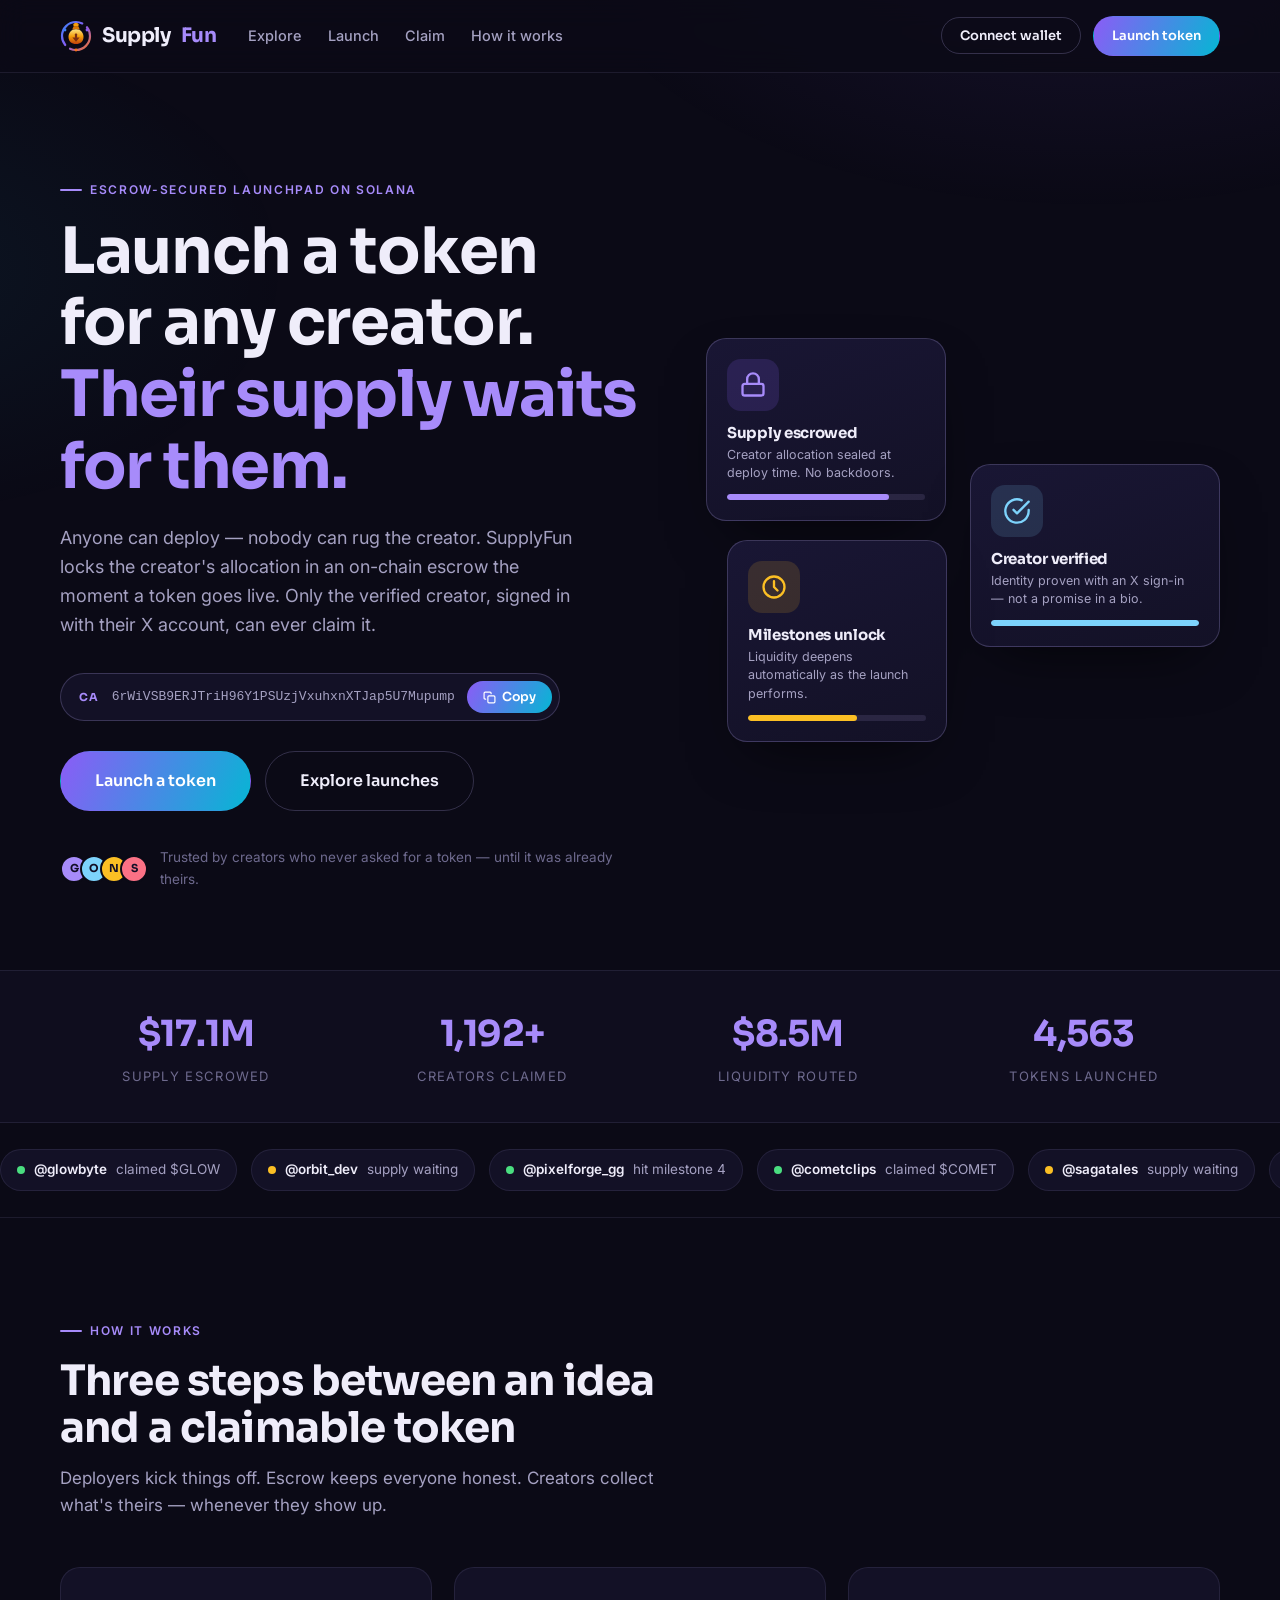
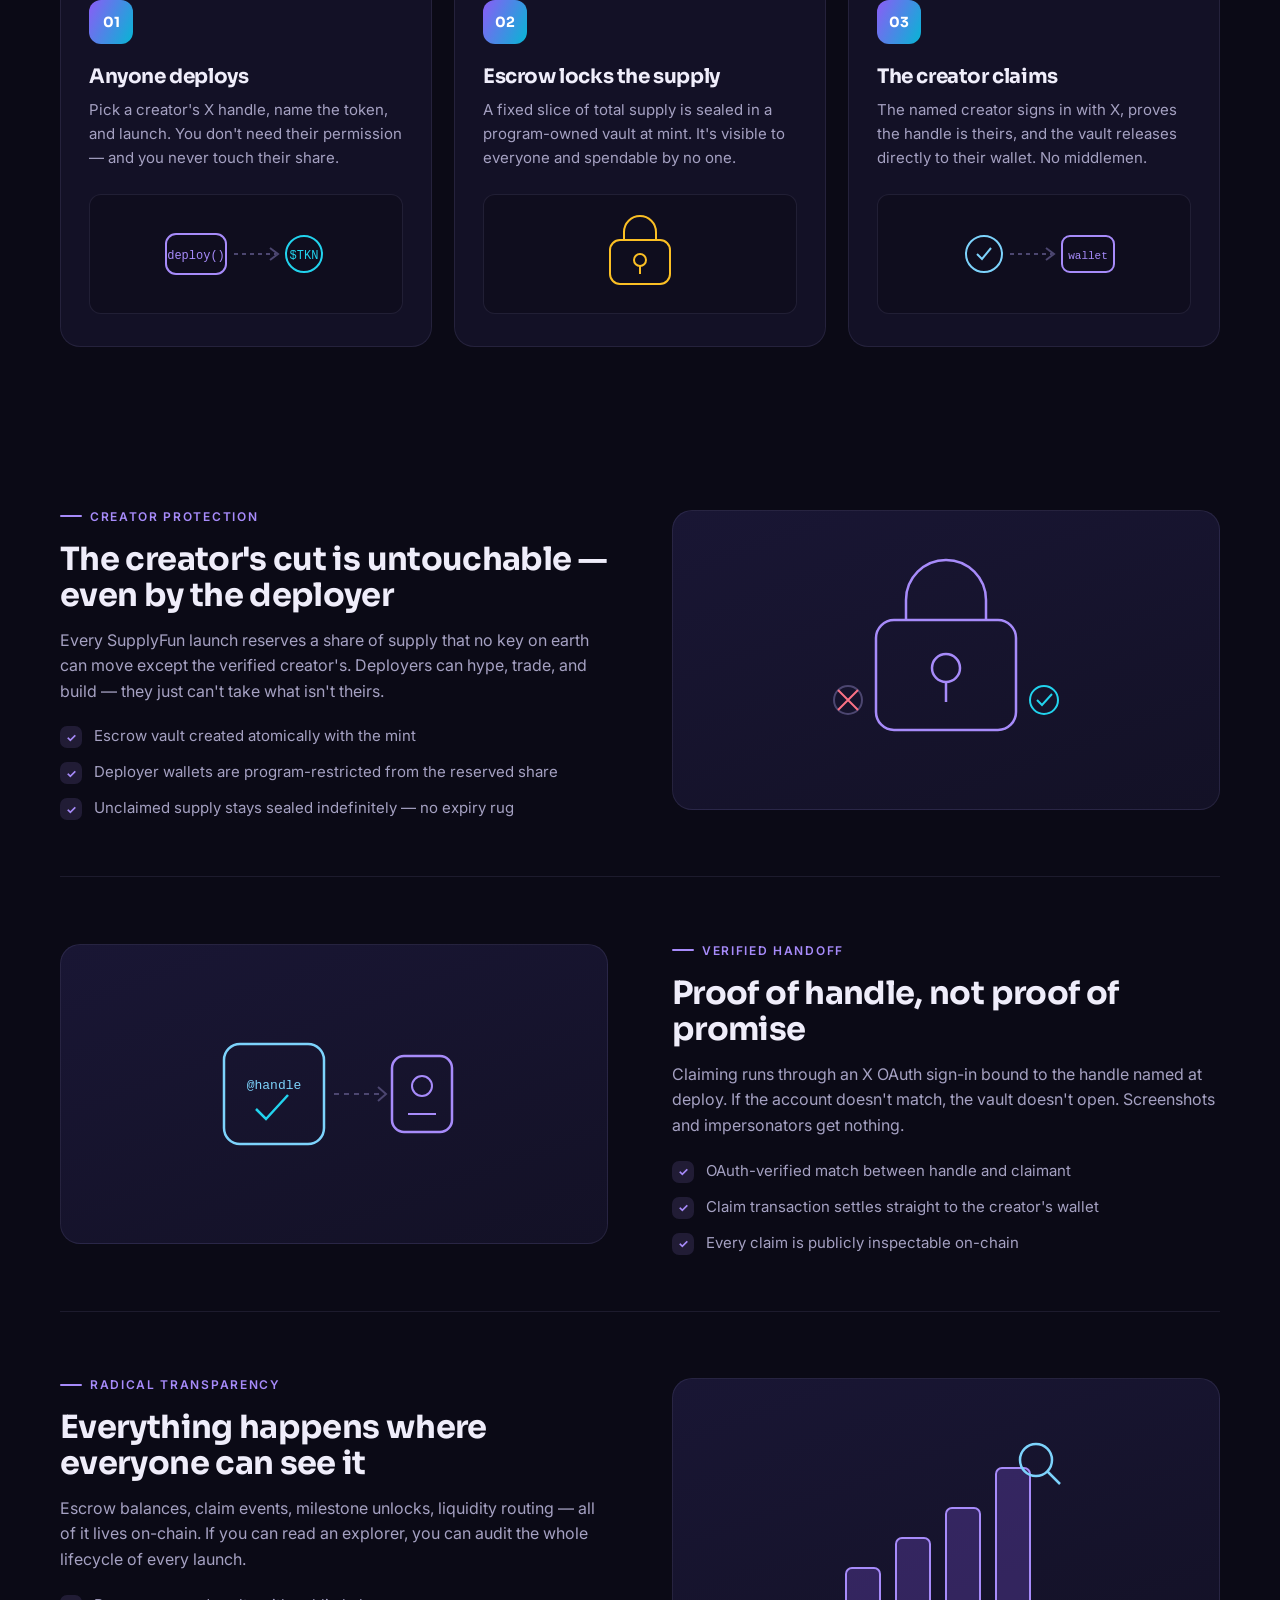
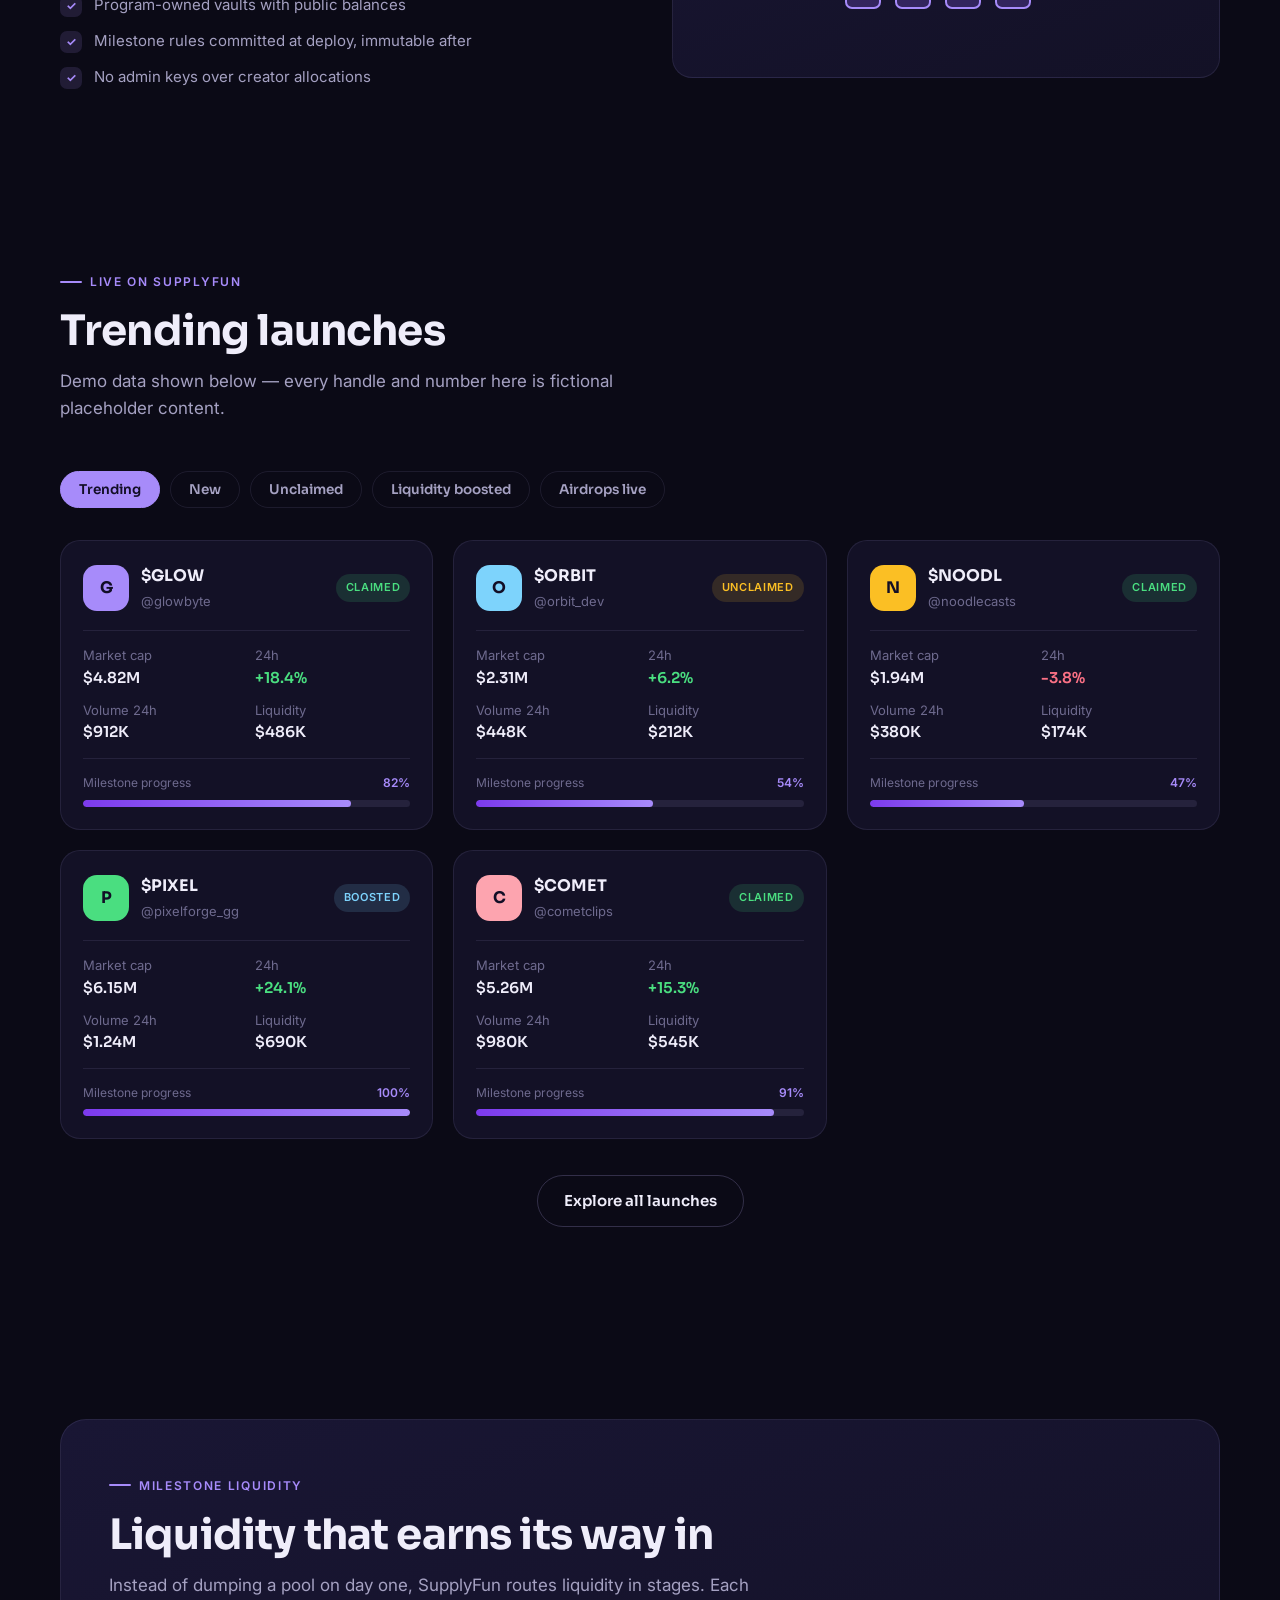
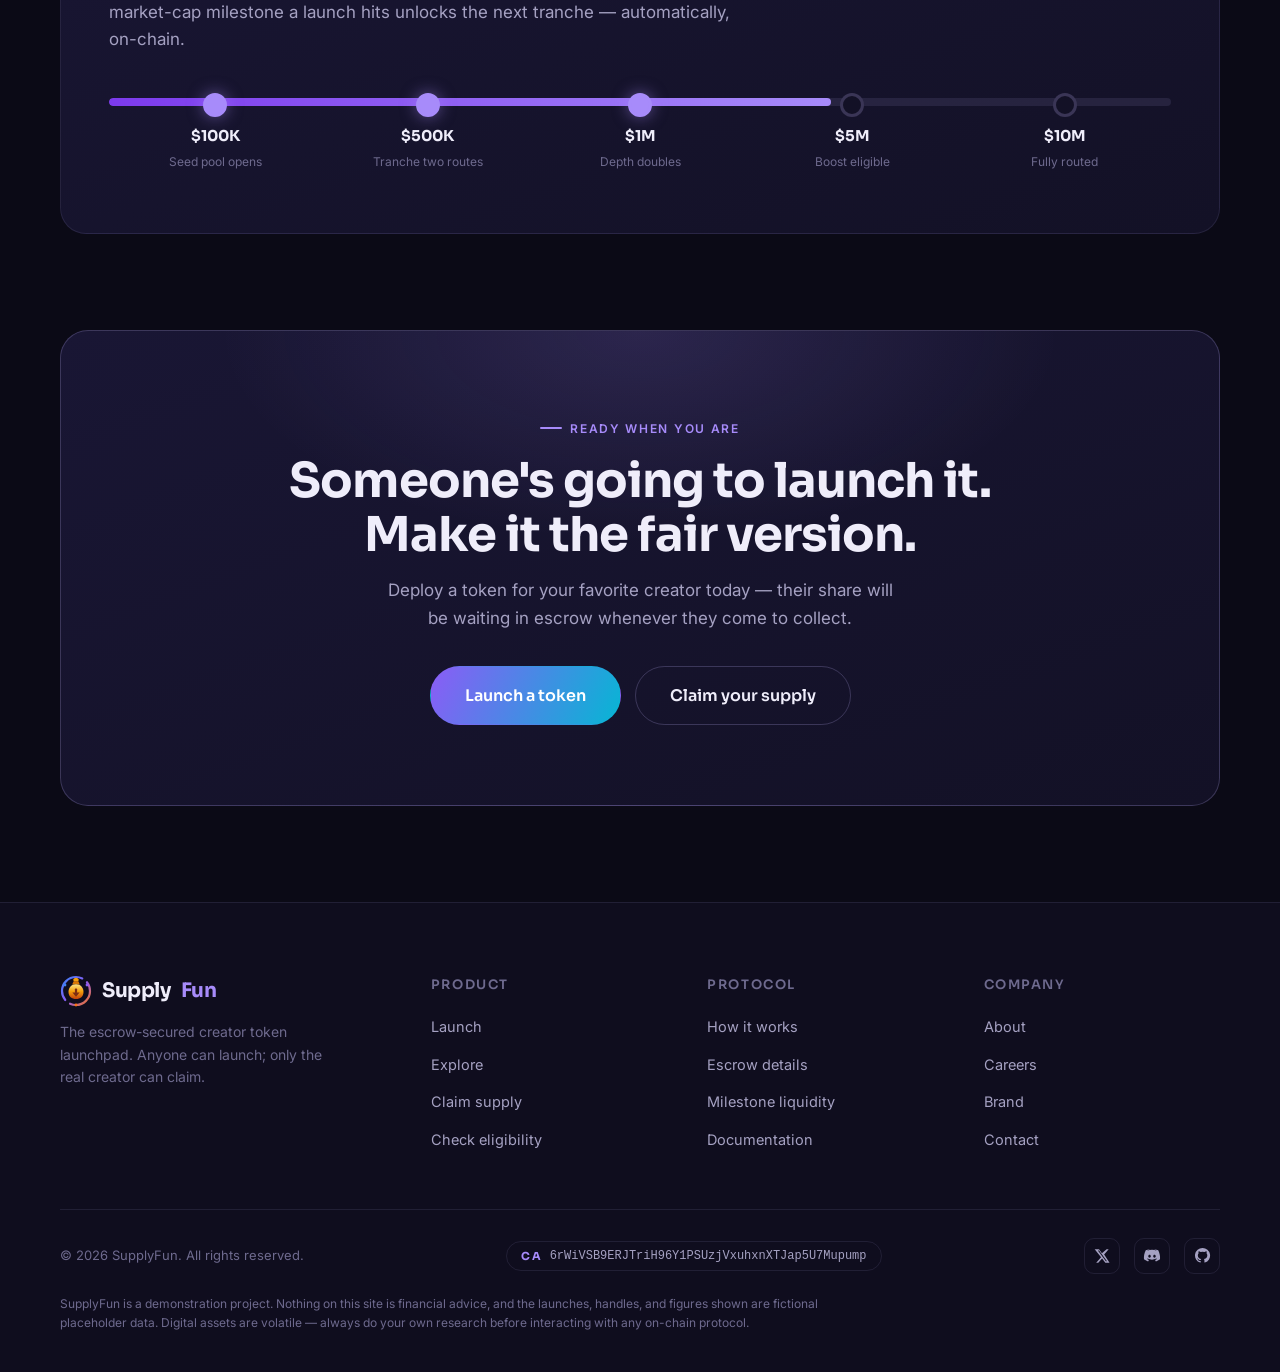
<file: index.html>
<!DOCTYPE html>
<html lang="en">
<head>
  <meta charset="UTF-8" />
  <meta name="viewport" content="width=device-width, initial-scale=1.0" />
  <title>SupplyFun — Creator token launches with escrowed supply</title>
  <meta name="description" content="SupplyFun is a Solana launchpad where anyone can deploy a creator token, but the creator's supply stays locked in escrow until the real creator verifies and claims it." />
  <link rel="icon" href="assets/favicon.svg" type="image/svg+xml" />
  <link rel="preconnect" href="https://fonts.googleapis.com" />
  <link rel="preconnect" href="https://fonts.gstatic.com" crossorigin />
  <link href="https://fonts.googleapis.com/css2?family=Sora:wght@500;600;700&family=Inter:wght@400;500;600&display=swap" rel="stylesheet" />
  <link rel="stylesheet" href="css/style.css" />
</head>
<body>

  <!-- ================= NAV ================= -->
  <header class="nav">
    <div class="wrap nav-inner">
      <a class="logo" href="index.html">
        <svg class="mark" viewBox="0 0 32 32" fill="none" aria-hidden="true">
          <defs>
            <linearGradient id="sfRing-in1" x1="2" y1="2" x2="30" y2="30" gradientUnits="userSpaceOnUse">
              <stop stop-color="#3b82f6"/><stop offset="0.5" stop-color="#8b5cf6"/><stop offset="1" stop-color="#f97316"/>
            </linearGradient>
            <linearGradient id="sfBag-in1" x1="16" y1="9" x2="16" y2="24" gradientUnits="userSpaceOnUse">
              <stop stop-color="#fde68a"/><stop offset="0.5" stop-color="#f59e0b"/><stop offset="1" stop-color="#c2410c"/>
            </linearGradient>
          </defs>
          <circle cx="16" cy="16" r="14" stroke="url(#sfRing-in1)" stroke-width="2.2" stroke-linecap="round" stroke-dasharray="38 6" stroke-dashoffset="10"/>
          <circle cx="5" cy="10" r="1.4" fill="#3b82f6"/>
          <circle cx="27" cy="10" r="1.4" fill="#8b5cf6"/>
          <circle cx="16" cy="30" r="1.4" fill="#f97316"/>
          <path d="M13.1 4.9c.6-1.4 1.6-2.1 2.9-2.1 1.3 0 2.3.7 2.9 2.1l-1.1 1.6h-3.6z" fill="#f59e0b"/><path d="M13.6 6.3h4.8l1.4 3.2h-7.6z" fill="#d97706"/>
          <path d="M16 9.2c-4.7 0-7.5 3.5-7.5 7.7 0 4.5 3.2 7.1 7.5 7.1s7.5-2.6 7.5-7.1c0-4.2-2.8-7.7-7.5-7.7z" fill="url(#sfBag-in1)"/>
          <rect x="14.9" y="13.6" width="2.2" height="4.4" rx="0.7" fill="#7c2d12"/>
          <path d="M12.4 17.6h7.2L16 21.8z" fill="#7c2d12"/>
        </svg>
        Supply<em>Fun</em>
      </a>
      <ul class="nav-links">
        <li><a href="explore.html">Explore</a></li>
        <li><a href="launch.html">Launch</a></li>
        <li><a href="claim.html">Claim</a></li>
        <li><a href="index.html#how-it-works">How it works</a></li>
      </ul>
      <div class="nav-actions">
        <button class="btn btn-ghost btn-sm" data-open-wallet>Connect wallet</button>
        <a class="btn btn-primary btn-sm" href="launch.html">Launch token</a>
        <button class="nav-burger" aria-label="Menu" aria-expanded="false">☰</button>
      </div>
    </div>
    <nav class="nav-mobile">
      <a href="explore.html">Explore</a>
      <a href="launch.html">Launch</a>
      <a href="claim.html">Claim</a>
      <a href="index.html#how-it-works">How it works</a>
      <a href="#" data-open-wallet>Connect wallet</a>
    </nav>
  </header>

  <main>
    <!-- ================= HERO ================= -->
    <section class="hero">
      <div class="wrap hero-grid">
        <div>
          <span class="eyebrow">Escrow-secured launchpad on Solana</span>
          <h1>Launch a token for any creator. <span class="hl">Their supply waits for them.</span></h1>
          <p class="lede">
            Anyone can deploy — nobody can rug the creator. SupplyFun locks the
            creator's allocation in an on-chain escrow the moment a token goes
            live. Only the verified creator, signed in with their X account,
            can ever claim it.
          </p>
          <div class="ca-bar">
            <span class="ca-label">CA</span>
            <code>6rWiVSB9ERJTriH96Y1PSUzjVxuhxnXTJap5U7Mupump</code>
            <button class="ca-copy" data-copy-ca="6rWiVSB9ERJTriH96Y1PSUzjVxuhxnXTJap5U7Mupump">
              <svg width="13" height="13" viewBox="0 0 24 24" fill="none" stroke="currentColor" stroke-width="2.2" stroke-linecap="round" stroke-linejoin="round" aria-hidden="true">
                <rect x="9" y="9" width="13" height="13" rx="2"/><path d="M5 15H4a2 2 0 0 1-2-2V4a2 2 0 0 1 2-2h9a2 2 0 0 1 2 2v1"/>
              </svg>
              <span data-copy-label>Copy</span>
            </button>
          </div>
          <div class="hero-ctas">
            <a class="btn btn-primary btn-lg" href="launch.html">Launch a token</a>
            <a class="btn btn-ghost btn-lg" href="explore.html">Explore launches</a>
          </div>
          <div class="hero-trust">
            <div class="avatars">
              <span style="background:#a78bfa">G</span>
              <span style="background:#7dd3fc">O</span>
              <span style="background:#fbbf24">N</span>
              <span style="background:#fb7185">S</span>
            </div>
            Trusted by creators who never asked for a token — until it was already theirs.
          </div>
        </div>

        <div class="hero-art" aria-hidden="true">
          <div class="art-card a">
            <div class="art-icon" style="background:rgba(139,92,246,.16)">
              <svg width="28" height="28" viewBox="0 0 24 24" fill="none" stroke="#a78bfa" stroke-width="2" stroke-linecap="round" stroke-linejoin="round">
                <rect x="3" y="11" width="18" height="10" rx="2"/><path d="M7 11V7a5 5 0 0 1 10 0v4"/>
              </svg>
            </div>
            <h4>Supply escrowed</h4>
            <p>Creator allocation sealed at deploy time. No backdoors.</p>
            <div class="art-meter"><i style="width:82%"></i></div>
          </div>
          <div class="art-card b">
            <div class="art-icon" style="background:rgba(125,211,252,.14)">
              <svg width="28" height="28" viewBox="0 0 24 24" fill="none" stroke="#7dd3fc" stroke-width="2" stroke-linecap="round" stroke-linejoin="round">
                <path d="M22 11.1V12a10 10 0 1 1-5.93-9.14"/><path d="m9 11 3 3L22 4"/>
              </svg>
            </div>
            <h4>Creator verified</h4>
            <p>Identity proven with an X sign-in — not a promise in a bio.</p>
            <div class="art-meter"><i style="width:100%;background:#7dd3fc"></i></div>
          </div>
          <div class="art-card c">
            <div class="art-icon" style="background:rgba(251,191,36,.14)">
              <svg width="28" height="28" viewBox="0 0 24 24" fill="none" stroke="#fbbf24" stroke-width="2" stroke-linecap="round" stroke-linejoin="round">
                <circle cx="12" cy="12" r="9"/><path d="M12 7v5l3 3"/>
              </svg>
            </div>
            <h4>Milestones unlock</h4>
            <p>Liquidity deepens automatically as the launch performs.</p>
            <div class="art-meter"><i style="width:61%;background:#fbbf24"></i></div>
          </div>
        </div>
      </div>
    </section>

    <!-- ================= STATS ================= -->
    <section class="stats">
      <div class="wrap stats-grid">
        <div class="stat"><b data-count="18.4" data-prefix="$" data-suffix="M" data-decimals="1">$0</b><span>Supply escrowed</span></div>
        <div class="stat"><b data-count="1284" data-suffix="+">0</b><span>Creators claimed</span></div>
        <div class="stat"><b data-count="9.2" data-prefix="$" data-suffix="M" data-decimals="1">$0</b><span>Liquidity routed</span></div>
        <div class="stat"><b data-count="4917">0</b><span>Tokens launched</span></div>
      </div>
    </section>

    <!-- ================= HANDLE MARQUEE ================= -->
    <div class="marquee" aria-hidden="true">
      <div class="marquee-track">
        <!-- set is duplicated so the loop is seamless -->
        <span class="chip"><span class="dot"></span><b>@glowbyte</b> claimed $GLOW</span>
        <span class="chip pending"><span class="dot"></span><b>@orbit_dev</b> supply waiting</span>
        <span class="chip"><span class="dot"></span><b>@pixelforge_gg</b> hit milestone 4</span>
        <span class="chip"><span class="dot"></span><b>@cometclips</b> claimed $COMET</span>
        <span class="chip pending"><span class="dot"></span><b>@sagatales</b> supply waiting</span>
        <span class="chip"><span class="dot"></span><b>@brewwithmax</b> claimed $BREW</span>
        <span class="chip"><span class="dot"></span><b>@voltrunner</b> boost activated</span>
        <span class="chip pending"><span class="dot"></span><b>@dunescribe</b> supply waiting</span>
        <span class="chip"><span class="dot"></span><b>@glowbyte</b> claimed $GLOW</span>
        <span class="chip pending"><span class="dot"></span><b>@orbit_dev</b> supply waiting</span>
        <span class="chip"><span class="dot"></span><b>@pixelforge_gg</b> hit milestone 4</span>
        <span class="chip"><span class="dot"></span><b>@cometclips</b> claimed $COMET</span>
        <span class="chip pending"><span class="dot"></span><b>@sagatales</b> supply waiting</span>
        <span class="chip"><span class="dot"></span><b>@brewwithmax</b> claimed $BREW</span>
        <span class="chip"><span class="dot"></span><b>@voltrunner</b> boost activated</span>
        <span class="chip pending"><span class="dot"></span><b>@dunescribe</b> supply waiting</span>
      </div>
    </div>

    <!-- ================= HOW IT WORKS ================= -->
    <section class="section" id="how-it-works">
      <div class="wrap">
        <div class="section-head reveal">
          <span class="eyebrow">How it works</span>
          <h2>Three steps between an idea and a claimable token</h2>
          <p>Deployers kick things off. Escrow keeps everyone honest. Creators collect what's theirs — whenever they show up.</p>
        </div>
        <div class="steps">
          <div class="step reveal">
            <div class="num">01</div>
            <h3>Anyone deploys</h3>
            <p>Pick a creator's X handle, name the token, and launch. You don't need their permission — and you never touch their share.</p>
            <div class="step-art">
              <svg width="180" height="80" viewBox="0 0 180 80" fill="none" aria-hidden="true">
                <rect x="10" y="20" width="60" height="40" rx="10" stroke="#a78bfa" stroke-width="2"/>
                <text x="40" y="45" text-anchor="middle" fill="#a78bfa" font-family="monospace" font-size="12">deploy()</text>
                <path d="M78 40 H120" stroke="#4c4670" stroke-width="2" stroke-dasharray="4 4"/>
                <path d="M114 34 L122 40 L114 46" stroke="#4c4670" stroke-width="2" fill="none"/>
                <circle cx="148" cy="40" r="18" stroke="#22d3ee" stroke-width="2"/>
                <text x="148" y="45" text-anchor="middle" fill="#22d3ee" font-family="monospace" font-size="12">$TKN</text>
              </svg>
            </div>
          </div>
          <div class="step reveal">
            <div class="num">02</div>
            <h3>Escrow locks the supply</h3>
            <p>A fixed slice of total supply is sealed in a program-owned vault at mint. It's visible to everyone and spendable by no one.</p>
            <div class="step-art">
              <svg width="180" height="80" viewBox="0 0 180 80" fill="none" aria-hidden="true">
                <rect x="60" y="26" width="60" height="44" rx="10" stroke="#fbbf24" stroke-width="2"/>
                <path d="M74 26 V18 a16 16 0 0 1 32 0 v8" stroke="#fbbf24" stroke-width="2" fill="none"/>
                <circle cx="90" cy="46" r="6" stroke="#fbbf24" stroke-width="2"/>
                <path d="M90 52 V60" stroke="#fbbf24" stroke-width="2"/>
              </svg>
            </div>
          </div>
          <div class="step reveal">
            <div class="num">03</div>
            <h3>The creator claims</h3>
            <p>The named creator signs in with X, proves the handle is theirs, and the vault releases directly to their wallet. No middlemen.</p>
            <div class="step-art">
              <svg width="180" height="80" viewBox="0 0 180 80" fill="none" aria-hidden="true">
                <circle cx="40" cy="40" r="18" stroke="#7dd3fc" stroke-width="2"/>
                <path d="M33 40 l5 5 9 -11" stroke="#7dd3fc" stroke-width="2" fill="none"/>
                <path d="M66 40 H108" stroke="#4c4670" stroke-width="2" stroke-dasharray="4 4"/>
                <path d="M102 34 L110 40 L102 46" stroke="#4c4670" stroke-width="2" fill="none"/>
                <rect x="118" y="22" width="52" height="36" rx="8" stroke="#a78bfa" stroke-width="2"/>
                <text x="144" y="45" text-anchor="middle" fill="#a78bfa" font-family="monospace" font-size="11">wallet</text>
              </svg>
            </div>
          </div>
        </div>
      </div>
    </section>

    <!-- ================= FEATURE DEEP DIVES ================= -->
    <section class="section" style="padding-top:0">
      <div class="wrap">
        <div class="feature-row reveal">
          <div class="feature-copy">
            <span class="eyebrow">Creator protection</span>
            <h3>The creator's cut is untouchable — even by the deployer</h3>
            <p>Every SupplyFun launch reserves a share of supply that no key on earth can move except the verified creator's. Deployers can hype, trade, and build — they just can't take what isn't theirs.</p>
            <ul>
              <li>Escrow vault created atomically with the mint</li>
              <li>Deployer wallets are program-restricted from the reserved share</li>
              <li>Unclaimed supply stays sealed indefinitely — no expiry rug</li>
            </ul>
          </div>
          <div class="feature-visual">
            <svg width="280" height="220" viewBox="0 0 280 220" fill="none" aria-hidden="true">
              <rect x="70" y="70" width="140" height="110" rx="18" stroke="#a78bfa" stroke-width="2.5"/>
              <path d="M100 70 V50 a40 40 0 0 1 80 0 v20" stroke="#a78bfa" stroke-width="2.5" fill="none"/>
              <circle cx="140" cy="118" r="14" stroke="#a78bfa" stroke-width="2.5"/>
              <path d="M140 132 V152" stroke="#a78bfa" stroke-width="2.5"/>
              <circle cx="42" cy="150" r="14" stroke="#4c4670" stroke-width="2"/>
              <path d="M32 140 L52 160 M52 140 L32 160" stroke="#fb7185" stroke-width="2"/>
              <circle cx="238" cy="150" r="14" stroke="#22d3ee" stroke-width="2"/>
              <path d="M231 150 l5 5 10 -11" stroke="#22d3ee" stroke-width="2" fill="none"/>
            </svg>
          </div>
        </div>

        <div class="feature-row flip reveal">
          <div class="feature-copy">
            <span class="eyebrow">Verified handoff</span>
            <h3>Proof of handle, not proof of promise</h3>
            <p>Claiming runs through an X OAuth sign-in bound to the handle named at deploy. If the account doesn't match, the vault doesn't open. Screenshots and impersonators get nothing.</p>
            <ul>
              <li>OAuth-verified match between handle and claimant</li>
              <li>Claim transaction settles straight to the creator's wallet</li>
              <li>Every claim is publicly inspectable on-chain</li>
            </ul>
          </div>
          <div class="feature-visual">
            <svg width="280" height="220" viewBox="0 0 280 220" fill="none" aria-hidden="true">
              <rect x="30" y="60" width="100" height="100" rx="16" stroke="#7dd3fc" stroke-width="2.5"/>
              <text x="80" y="105" text-anchor="middle" fill="#7dd3fc" font-family="monospace" font-size="13">@handle</text>
              <path d="M62 125 l10 10 22 -24" stroke="#22d3ee" stroke-width="2.5" fill="none"/>
              <path d="M140 110 H190" stroke="#4c4670" stroke-width="2" stroke-dasharray="5 5"/>
              <path d="M184 103 L192 110 L184 117" stroke="#4c4670" stroke-width="2" fill="none"/>
              <rect x="198" y="72" width="60" height="76" rx="12" stroke="#a78bfa" stroke-width="2.5"/>
              <circle cx="228" cy="102" r="10" stroke="#a78bfa" stroke-width="2"/>
              <path d="M214 130 h28" stroke="#a78bfa" stroke-width="2"/>
            </svg>
          </div>
        </div>

        <div class="feature-row reveal">
          <div class="feature-copy">
            <span class="eyebrow">Radical transparency</span>
            <h3>Everything happens where everyone can see it</h3>
            <p>Escrow balances, claim events, milestone unlocks, liquidity routing — all of it lives on-chain. If you can read an explorer, you can audit the whole lifecycle of every launch.</p>
            <ul>
              <li>Program-owned vaults with public balances</li>
              <li>Milestone rules committed at deploy, immutable after</li>
              <li>No admin keys over creator allocations</li>
            </ul>
          </div>
          <div class="feature-visual">
            <svg width="280" height="220" viewBox="0 0 280 220" fill="none" aria-hidden="true">
              <rect x="40" y="150" width="34" height="40" rx="6" fill="rgba(139,92,246,.25)" stroke="#a78bfa" stroke-width="2"/>
              <rect x="90" y="120" width="34" height="70" rx="6" fill="rgba(139,92,246,.25)" stroke="#a78bfa" stroke-width="2"/>
              <rect x="140" y="90" width="34" height="100" rx="6" fill="rgba(139,92,246,.25)" stroke="#a78bfa" stroke-width="2"/>
              <rect x="190" y="50" width="34" height="140" rx="6" fill="rgba(139,92,246,.25)" stroke="#a78bfa" stroke-width="2"/>
              <circle cx="230" cy="42" r="16" stroke="#7dd3fc" stroke-width="2.5"/>
              <path d="M241 53 L254 66" stroke="#7dd3fc" stroke-width="2.5"/>
            </svg>
          </div>
        </div>
      </div>
    </section>

    <!-- ================= TRENDING LAUNCHES ================= -->
    <section class="section" id="launches" style="padding-top:24px">
      <div class="wrap">
        <div class="section-head reveal">
          <span class="eyebrow">Live on SupplyFun</span>
          <h2>Trending launches</h2>
          <p>Demo data shown below — every handle and number here is fictional placeholder content.</p>
        </div>
        <div class="tabs" role="tablist">
          <button class="tab active" data-filter="trending" role="tab">Trending</button>
          <button class="tab" data-filter="new" role="tab">New</button>
          <button class="tab" data-filter="unclaimed" role="tab">Unclaimed</button>
          <button class="tab" data-filter="boosted" role="tab">Liquidity boosted</button>
          <button class="tab" data-filter="airdrop" role="tab">Airdrops live</button>
        </div>
        <div class="token-grid" data-token-grid data-limit="6"></div>
        <div class="gallery-more">
          <a class="btn btn-ghost" href="explore.html">Explore all launches</a>
        </div>
      </div>
    </section>

    <!-- ================= MILESTONE LIQUIDITY ================= -->
    <section class="section">
      <div class="wrap">
        <div class="mile-panel reveal" data-mile-progress="68">
          <div class="section-head" style="margin-bottom:8px">
            <span class="eyebrow">Milestone liquidity</span>
            <h2>Liquidity that earns its way in</h2>
            <p>Instead of dumping a pool on day one, SupplyFun routes liquidity in stages. Each market-cap milestone a launch hits unlocks the next tranche — automatically, on-chain.</p>
          </div>
          <div class="mile-track">
            <div class="mile-line"><i></i></div>
            <div class="mile-nodes">
              <div class="mile-node" data-at="10"><b>$100K</b><span>Seed pool opens</span></div>
              <div class="mile-node" data-at="35"><b>$500K</b><span>Tranche two routes</span></div>
              <div class="mile-node" data-at="60"><b>$1M</b><span>Depth doubles</span></div>
              <div class="mile-node" data-at="85"><b>$5M</b><span>Boost eligible</span></div>
              <div class="mile-node" data-at="100"><b>$10M</b><span>Fully routed</span></div>
            </div>
          </div>
        </div>
      </div>
    </section>

    <!-- ================= BIG CTA ================= -->
    <section class="section" style="padding-top:0">
      <div class="wrap">
        <div class="cta-panel reveal">
          <span class="eyebrow" style="justify-content:center">Ready when you are</span>
          <h2>Someone's going to launch it.<br/>Make it the fair version.</h2>
          <p>Deploy a token for your favorite creator today — their share will be waiting in escrow whenever they come to collect.</p>
          <div class="hero-ctas">
            <a class="btn btn-primary btn-lg" href="launch.html">Launch a token</a>
            <a class="btn btn-ghost btn-lg" href="claim.html">Claim your supply</a>
          </div>
        </div>
      </div>
    </section>
  </main>

  <!-- ================= FOOTER ================= -->
  <footer>
    <div class="wrap">
      <div class="footer-grid">
        <div class="footer-brand">
          <a class="logo" href="index.html">
            <svg class="mark" viewBox="0 0 32 32" fill="none" aria-hidden="true">
              <defs>
            <linearGradient id="sfRing-in2" x1="2" y1="2" x2="30" y2="30" gradientUnits="userSpaceOnUse">
              <stop stop-color="#3b82f6"/><stop offset="0.5" stop-color="#8b5cf6"/><stop offset="1" stop-color="#f97316"/>
            </linearGradient>
            <linearGradient id="sfBag-in2" x1="16" y1="9" x2="16" y2="24" gradientUnits="userSpaceOnUse">
              <stop stop-color="#fde68a"/><stop offset="0.5" stop-color="#f59e0b"/><stop offset="1" stop-color="#c2410c"/>
            </linearGradient>
          </defs>
          <circle cx="16" cy="16" r="14" stroke="url(#sfRing-in2)" stroke-width="2.2" stroke-linecap="round" stroke-dasharray="38 6" stroke-dashoffset="10"/>
          <circle cx="5" cy="10" r="1.4" fill="#3b82f6"/>
          <circle cx="27" cy="10" r="1.4" fill="#8b5cf6"/>
          <circle cx="16" cy="30" r="1.4" fill="#f97316"/>
          <path d="M13.1 4.9c.6-1.4 1.6-2.1 2.9-2.1 1.3 0 2.3.7 2.9 2.1l-1.1 1.6h-3.6z" fill="#f59e0b"/><path d="M13.6 6.3h4.8l1.4 3.2h-7.6z" fill="#d97706"/>
          <path d="M16 9.2c-4.7 0-7.5 3.5-7.5 7.7 0 4.5 3.2 7.1 7.5 7.1s7.5-2.6 7.5-7.1c0-4.2-2.8-7.7-7.5-7.7z" fill="url(#sfBag-in2)"/>
          <rect x="14.9" y="13.6" width="2.2" height="4.4" rx="0.7" fill="#7c2d12"/>
          <path d="M12.4 17.6h7.2L16 21.8z" fill="#7c2d12"/>
            </svg>
            Supply<em>Fun</em>
          </a>
          <p>The escrow-secured creator token launchpad. Anyone can launch; only the real creator can claim.</p>
        </div>
        <div class="footer-col">
          <h5>Product</h5>
          <ul>
            <li><a href="launch.html">Launch</a></li>
            <li><a href="explore.html">Explore</a></li>
            <li><a href="claim.html">Claim supply</a></li>
            <li><a href="claim.html">Check eligibility</a></li>
          </ul>
        </div>
        <div class="footer-col">
          <h5>Protocol</h5>
          <ul>
            <li><a href="index.html#how-it-works">How it works</a></li>
            <li><a href="index.html#how-it-works">Escrow details</a></li>
            <li><a href="index.html#launches">Milestone liquidity</a></li>
            <li><a href="#">Documentation</a></li>
          </ul>
        </div>
        <div class="footer-col">
          <h5>Company</h5>
          <ul>
            <li><a href="#">About</a></li>
            <li><a href="#">Careers</a></li>
            <li><a href="#">Brand</a></li>
            <li><a href="#">Contact</a></li>
          </ul>
        </div>
      </div>
      <div class="footer-base">
        <span>© 2026 SupplyFun. All rights reserved.</span>
        <button class="ca-chip" data-copy-ca="6rWiVSB9ERJTriH96Y1PSUzjVxuhxnXTJap5U7Mupump" title="Copy contract address">
          <b>CA</b><span>6rWiVSB9ERJTriH96Y1PSUzjVxuhxnXTJap5U7Mupump</span>
        </button>
        <div class="footer-social">
          <a href="#" aria-label="X">
            <svg width="16" height="16" viewBox="0 0 24 24" fill="currentColor"><path d="M18.9 2H22l-6.8 7.8L23.3 22h-6.3l-4.9-6.4L6.4 22H3.3l7.3-8.3L1 2h6.5l4.4 5.9L18.9 2zm-1.1 18h1.7L7.6 3.9H5.8L17.8 20z"/></svg>
          </a>
          <a href="#" aria-label="Discord">
            <svg width="18" height="18" viewBox="0 0 24 24" fill="currentColor"><path d="M20.3 4.4A19.8 19.8 0 0 0 15.4 3l-.2.4c1.7.4 2.5 1 3.3 1.7A16 16 0 0 0 12 3.7c-2.3 0-4.4.5-6.5 1.4.8-.7 1.7-1.3 3.3-1.7L8.6 3a19.8 19.8 0 0 0-4.9 1.4C1.6 8.5 1 12.5 1.3 16.4c1.9 1.4 3.7 2.2 5.5 2.8l1.1-1.9c-.9-.3-1.8-.8-2.5-1.4l.6-.5c2 1 4.1 1.5 6 1.5s4-.5 6-1.5l.6.5c-.7.6-1.6 1.1-2.5 1.4l1.1 1.9c1.8-.6 3.6-1.4 5.5-2.8.4-4.5-.7-8.4-2.4-12zM8.7 14.2c-.9 0-1.7-.9-1.7-1.9s.7-1.9 1.7-1.9 1.7.9 1.7 1.9-.8 1.9-1.7 1.9zm6.6 0c-.9 0-1.7-.9-1.7-1.9s.7-1.9 1.7-1.9 1.7.9 1.7 1.9-.8 1.9-1.7 1.9z"/></svg>
          </a>
          <a href="#" aria-label="GitHub">
            <svg width="17" height="17" viewBox="0 0 24 24" fill="currentColor"><path d="M12 1.5A10.5 10.5 0 0 0 8.7 22c.5.1.7-.2.7-.5v-1.9c-2.9.6-3.5-1.2-3.5-1.2-.5-1.2-1.2-1.6-1.2-1.6-1-.6.1-.6.1-.6 1 .1 1.6 1.1 1.6 1.1.9 1.6 2.5 1.1 3.1.9.1-.7.4-1.1.7-1.4-2.3-.3-4.8-1.2-4.8-5.2 0-1.1.4-2.1 1.1-2.8-.1-.3-.5-1.4.1-2.8 0 0 .9-.3 2.9 1.1a10 10 0 0 1 5.2 0c2-1.4 2.9-1.1 2.9-1.1.6 1.4.2 2.5.1 2.8.7.7 1.1 1.7 1.1 2.8 0 4-2.5 4.9-4.8 5.2.4.3.7.9.7 1.9v2.8c0 .3.2.6.7.5A10.5 10.5 0 0 0 12 1.5z"/></svg>
          </a>
        </div>
      </div>
      <p class="disclaimer">
        SupplyFun is a demonstration project. Nothing on this site is financial advice, and the launches,
        handles, and figures shown are fictional placeholder data. Digital assets are volatile — always do
        your own research before interacting with any on-chain protocol.
      </p>
    </div>
  </footer>

  <!-- ================= WALLET MODAL ================= -->
  <div class="modal-backdrop" id="wallet-modal" aria-hidden="true">
    <div class="modal" role="dialog" aria-label="Connect a wallet">
      <button class="modal-close" aria-label="Close">✕</button>
      <h3>Connect a wallet</h3>
      <p>Demo mode — connecting simulates a session, no real wallet is used.</p>
      <button class="wallet-option"><span class="w-icon" style="background:rgba(167,139,250,.15)">👻</span> Phantom <small>Popular</small></button>
      <button class="wallet-option"><span class="w-icon" style="background:rgba(125,211,252,.15)">🌊</span> Solflare</button>
      <button class="wallet-option"><span class="w-icon" style="background:rgba(251,191,36,.15)">🎒</span> Backpack</button>
    </div>
  </div>

  <script src="js/data.js"></script>
  <script src="js/main.js"></script>
</body>
</html>
</file>
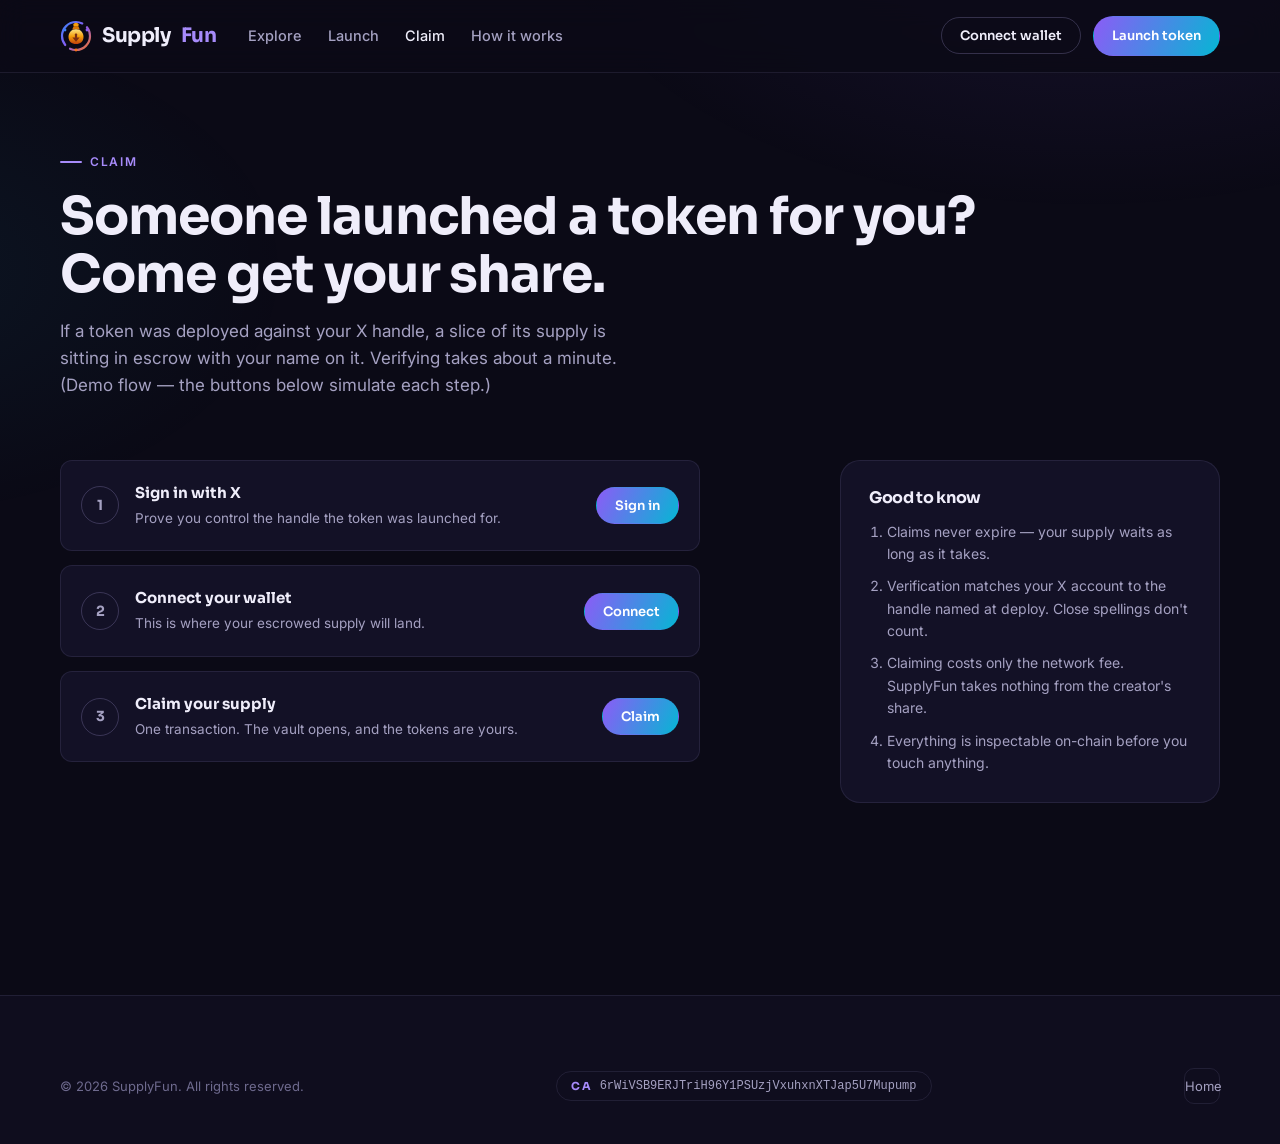
<file: claim.html>
<!DOCTYPE html>
<html lang="en">
<head>
  <meta charset="UTF-8" />
  <meta name="viewport" content="width=device-width, initial-scale=1.0" />
  <title>Claim your supply — SupplyFun</title>
  <meta name="description" content="Creators: verify your X handle and claim the token supply waiting for you in escrow on SupplyFun." />
  <link rel="icon" href="assets/favicon.svg" type="image/svg+xml" />
  <link rel="preconnect" href="https://fonts.googleapis.com" />
  <link rel="preconnect" href="https://fonts.gstatic.com" crossorigin />
  <link href="https://fonts.googleapis.com/css2?family=Sora:wght@500;600;700&family=Inter:wght@400;500;600&display=swap" rel="stylesheet" />
  <link rel="stylesheet" href="css/style.css" />
</head>
<body>

  <header class="nav">
    <div class="wrap nav-inner">
      <a class="logo" href="index.html">
        <svg class="mark" viewBox="0 0 32 32" fill="none" aria-hidden="true">
          <defs>
            <linearGradient id="sfRing-cl1" x1="2" y1="2" x2="30" y2="30" gradientUnits="userSpaceOnUse">
              <stop stop-color="#3b82f6"/><stop offset="0.5" stop-color="#8b5cf6"/><stop offset="1" stop-color="#f97316"/>
            </linearGradient>
            <linearGradient id="sfBag-cl1" x1="16" y1="9" x2="16" y2="24" gradientUnits="userSpaceOnUse">
              <stop stop-color="#fde68a"/><stop offset="0.5" stop-color="#f59e0b"/><stop offset="1" stop-color="#c2410c"/>
            </linearGradient>
          </defs>
          <circle cx="16" cy="16" r="14" stroke="url(#sfRing-cl1)" stroke-width="2.2" stroke-linecap="round" stroke-dasharray="38 6" stroke-dashoffset="10"/>
          <circle cx="5" cy="10" r="1.4" fill="#3b82f6"/>
          <circle cx="27" cy="10" r="1.4" fill="#8b5cf6"/>
          <circle cx="16" cy="30" r="1.4" fill="#f97316"/>
          <path d="M13.1 4.9c.6-1.4 1.6-2.1 2.9-2.1 1.3 0 2.3.7 2.9 2.1l-1.1 1.6h-3.6z" fill="#f59e0b"/><path d="M13.6 6.3h4.8l1.4 3.2h-7.6z" fill="#d97706"/>
          <path d="M16 9.2c-4.7 0-7.5 3.5-7.5 7.7 0 4.5 3.2 7.1 7.5 7.1s7.5-2.6 7.5-7.1c0-4.2-2.8-7.7-7.5-7.7z" fill="url(#sfBag-cl1)"/>
          <rect x="14.9" y="13.6" width="2.2" height="4.4" rx="0.7" fill="#7c2d12"/>
          <path d="M12.4 17.6h7.2L16 21.8z" fill="#7c2d12"/>
        </svg>
        Supply<em>Fun</em>
      </a>
      <ul class="nav-links">
        <li><a href="explore.html">Explore</a></li>
        <li><a href="launch.html">Launch</a></li>
        <li><a href="claim.html" class="active">Claim</a></li>
        <li><a href="index.html#how-it-works">How it works</a></li>
      </ul>
      <div class="nav-actions">
        <button class="btn btn-ghost btn-sm" data-open-wallet>Connect wallet</button>
        <a class="btn btn-primary btn-sm" href="launch.html">Launch token</a>
        <button class="nav-burger" aria-label="Menu" aria-expanded="false">☰</button>
      </div>
    </div>
    <nav class="nav-mobile">
      <a href="explore.html">Explore</a>
      <a href="launch.html">Launch</a>
      <a href="claim.html">Claim</a>
      <a href="index.html#how-it-works">How it works</a>
      <a href="#" data-open-wallet>Connect wallet</a>
    </nav>
  </header>

  <main>
    <section class="page-hero">
      <div class="wrap">
        <span class="eyebrow">Claim</span>
        <h1>Someone launched a token for you?<br/>Come get your share.</h1>
        <p>If a token was deployed against your X handle, a slice of its supply is sitting in escrow with your name on it. Verifying takes about a minute. (Demo flow — the buttons below simulate each step.)</p>
      </div>
    </section>

    <section class="section" style="padding-top:12px">
      <div class="wrap layout-2col">
        <div class="verify-steps" id="claim-flow">
          <div class="verify-step">
            <div class="v-num">1</div>
            <div>
              <b>Sign in with X</b>
              <span>Prove you control the handle the token was launched for.</span>
            </div>
            <button class="btn btn-primary btn-sm" data-step-action="Signed in with X">Sign in</button>
          </div>
          <div class="verify-step">
            <div class="v-num">2</div>
            <div>
              <b>Connect your wallet</b>
              <span>This is where your escrowed supply will land.</span>
            </div>
            <button class="btn btn-primary btn-sm" data-step-action="Wallet connected">Connect</button>
          </div>
          <div class="verify-step">
            <div class="v-num">3</div>
            <div>
              <b>Claim your supply</b>
              <span>One transaction. The vault opens, and the tokens are yours.</span>
            </div>
            <button class="btn btn-primary btn-sm" data-step-action="Claim submitted">Claim</button>
          </div>
        </div>

        <aside class="side-card">
          <h4>Good to know</h4>
          <ol>
            <li>Claims never expire — your supply waits as long as it takes.</li>
            <li>Verification matches your X account to the handle named at deploy. Close spellings don't count.</li>
            <li>Claiming costs only the network fee. SupplyFun takes nothing from the creator's share.</li>
            <li>Everything is inspectable on-chain before you touch anything.</li>
          </ol>
        </aside>
      </div>
    </section>
  </main>

  <footer>
    <div class="wrap">
      <div class="footer-base" style="border-top:none;padding-top:0">
        <span>© 2026 SupplyFun. All rights reserved.</span>
        <button class="ca-chip" data-copy-ca="6rWiVSB9ERJTriH96Y1PSUzjVxuhxnXTJap5U7Mupump" title="Copy contract address">
          <b>CA</b><span>6rWiVSB9ERJTriH96Y1PSUzjVxuhxnXTJap5U7Mupump</span>
        </button>
        <div class="footer-social">
          <a href="index.html">Home</a>
        </div>
      </div>
    </div>
  </footer>

  <div class="modal-backdrop" id="wallet-modal" aria-hidden="true">
    <div class="modal" role="dialog" aria-label="Connect a wallet">
      <button class="modal-close" aria-label="Close">✕</button>
      <h3>Connect a wallet</h3>
      <p>Demo mode — connecting simulates a session, no real wallet is used.</p>
      <button class="wallet-option"><span class="w-icon" style="background:rgba(167,139,250,.15)">👻</span> Phantom <small>Popular</small></button>
      <button class="wallet-option"><span class="w-icon" style="background:rgba(125,211,252,.15)">🌊</span> Solflare</button>
      <button class="wallet-option"><span class="w-icon" style="background:rgba(251,191,36,.15)">🎒</span> Backpack</button>
    </div>
  </div>

  <script src="js/data.js"></script>
  <script src="js/main.js"></script>
</body>
</html>
</file>
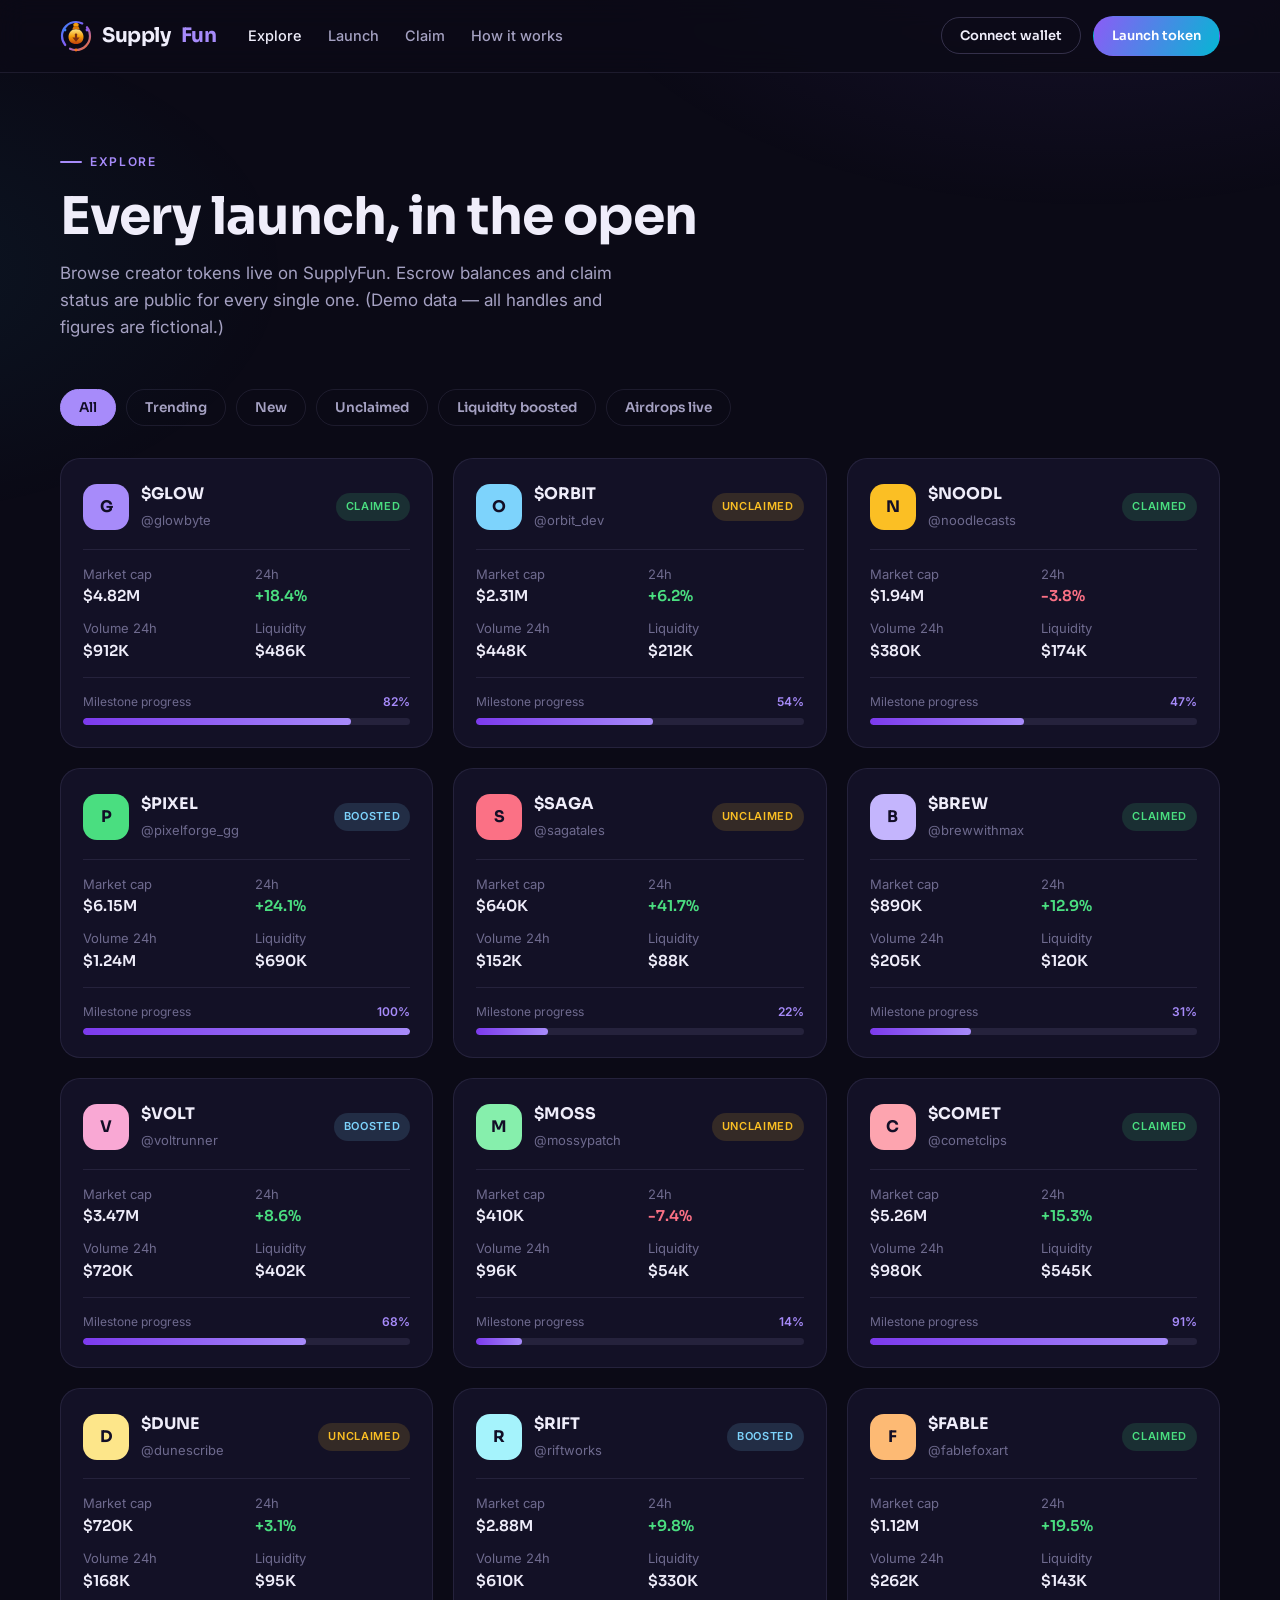
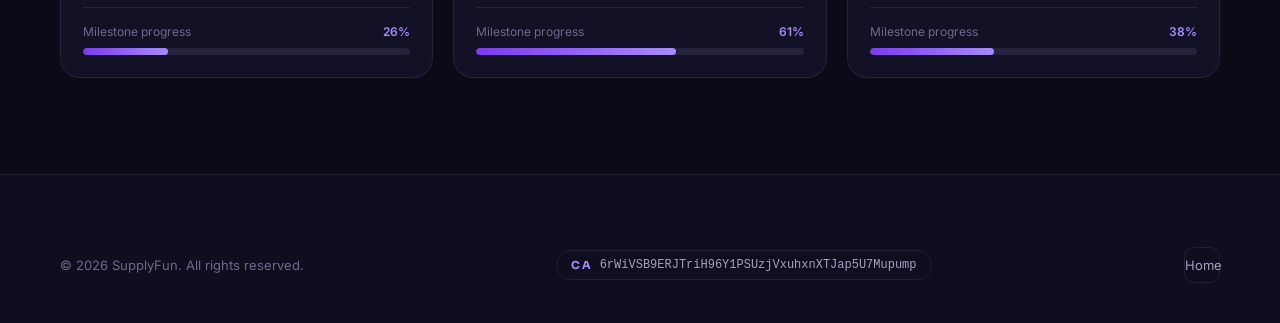
<file: explore.html>
<!DOCTYPE html>
<html lang="en">
<head>
  <meta charset="UTF-8" />
  <meta name="viewport" content="width=device-width, initial-scale=1.0" />
  <title>Explore launches — SupplyFun</title>
  <meta name="description" content="Browse every creator token launched through SupplyFun's escrow-secured launchpad." />
  <link rel="icon" href="assets/favicon.svg" type="image/svg+xml" />
  <link rel="preconnect" href="https://fonts.googleapis.com" />
  <link rel="preconnect" href="https://fonts.gstatic.com" crossorigin />
  <link href="https://fonts.googleapis.com/css2?family=Sora:wght@500;600;700&family=Inter:wght@400;500;600&display=swap" rel="stylesheet" />
  <link rel="stylesheet" href="css/style.css" />
</head>
<body>

  <header class="nav">
    <div class="wrap nav-inner">
      <a class="logo" href="index.html">
        <svg class="mark" viewBox="0 0 32 32" fill="none" aria-hidden="true">
          <defs>
            <linearGradient id="sfRing-ex1" x1="2" y1="2" x2="30" y2="30" gradientUnits="userSpaceOnUse">
              <stop stop-color="#3b82f6"/><stop offset="0.5" stop-color="#8b5cf6"/><stop offset="1" stop-color="#f97316"/>
            </linearGradient>
            <linearGradient id="sfBag-ex1" x1="16" y1="9" x2="16" y2="24" gradientUnits="userSpaceOnUse">
              <stop stop-color="#fde68a"/><stop offset="0.5" stop-color="#f59e0b"/><stop offset="1" stop-color="#c2410c"/>
            </linearGradient>
          </defs>
          <circle cx="16" cy="16" r="14" stroke="url(#sfRing-ex1)" stroke-width="2.2" stroke-linecap="round" stroke-dasharray="38 6" stroke-dashoffset="10"/>
          <circle cx="5" cy="10" r="1.4" fill="#3b82f6"/>
          <circle cx="27" cy="10" r="1.4" fill="#8b5cf6"/>
          <circle cx="16" cy="30" r="1.4" fill="#f97316"/>
          <path d="M13.1 4.9c.6-1.4 1.6-2.1 2.9-2.1 1.3 0 2.3.7 2.9 2.1l-1.1 1.6h-3.6z" fill="#f59e0b"/><path d="M13.6 6.3h4.8l1.4 3.2h-7.6z" fill="#d97706"/>
          <path d="M16 9.2c-4.7 0-7.5 3.5-7.5 7.7 0 4.5 3.2 7.1 7.5 7.1s7.5-2.6 7.5-7.1c0-4.2-2.8-7.7-7.5-7.7z" fill="url(#sfBag-ex1)"/>
          <rect x="14.9" y="13.6" width="2.2" height="4.4" rx="0.7" fill="#7c2d12"/>
          <path d="M12.4 17.6h7.2L16 21.8z" fill="#7c2d12"/>
        </svg>
        Supply<em>Fun</em>
      </a>
      <ul class="nav-links">
        <li><a href="explore.html" class="active">Explore</a></li>
        <li><a href="launch.html">Launch</a></li>
        <li><a href="claim.html">Claim</a></li>
        <li><a href="index.html#how-it-works">How it works</a></li>
      </ul>
      <div class="nav-actions">
        <button class="btn btn-ghost btn-sm" data-open-wallet>Connect wallet</button>
        <a class="btn btn-primary btn-sm" href="launch.html">Launch token</a>
        <button class="nav-burger" aria-label="Menu" aria-expanded="false">☰</button>
      </div>
    </div>
    <nav class="nav-mobile">
      <a href="explore.html">Explore</a>
      <a href="launch.html">Launch</a>
      <a href="claim.html">Claim</a>
      <a href="index.html#how-it-works">How it works</a>
      <a href="#" data-open-wallet>Connect wallet</a>
    </nav>
  </header>

  <main>
    <section class="page-hero">
      <div class="wrap">
        <span class="eyebrow">Explore</span>
        <h1>Every launch, in the open</h1>
        <p>Browse creator tokens live on SupplyFun. Escrow balances and claim status are public for every single one. (Demo data — all handles and figures are fictional.)</p>
      </div>
    </section>

    <section class="section" style="padding-top:0">
      <div class="wrap">
        <div class="tabs" role="tablist">
          <button class="tab active" data-filter="all" role="tab">All</button>
          <button class="tab" data-filter="trending" role="tab">Trending</button>
          <button class="tab" data-filter="new" role="tab">New</button>
          <button class="tab" data-filter="unclaimed" role="tab">Unclaimed</button>
          <button class="tab" data-filter="boosted" role="tab">Liquidity boosted</button>
          <button class="tab" data-filter="airdrop" role="tab">Airdrops live</button>
        </div>
        <div class="token-grid" data-token-grid></div>
      </div>
    </section>
  </main>

  <footer>
    <div class="wrap">
      <div class="footer-base" style="border-top:none;padding-top:0">
        <span>© 2026 SupplyFun. All rights reserved.</span>
        <button class="ca-chip" data-copy-ca="6rWiVSB9ERJTriH96Y1PSUzjVxuhxnXTJap5U7Mupump" title="Copy contract address">
          <b>CA</b><span>6rWiVSB9ERJTriH96Y1PSUzjVxuhxnXTJap5U7Mupump</span>
        </button>
        <div class="footer-social">
          <a href="index.html">Home</a>
        </div>
      </div>
    </div>
  </footer>

  <div class="modal-backdrop" id="wallet-modal" aria-hidden="true">
    <div class="modal" role="dialog" aria-label="Connect a wallet">
      <button class="modal-close" aria-label="Close">✕</button>
      <h3>Connect a wallet</h3>
      <p>Demo mode — connecting simulates a session, no real wallet is used.</p>
      <button class="wallet-option"><span class="w-icon" style="background:rgba(167,139,250,.15)">👻</span> Phantom <small>Popular</small></button>
      <button class="wallet-option"><span class="w-icon" style="background:rgba(125,211,252,.15)">🌊</span> Solflare</button>
      <button class="wallet-option"><span class="w-icon" style="background:rgba(251,191,36,.15)">🎒</span> Backpack</button>
    </div>
  </div>

  <script src="js/data.js"></script>
  <script src="js/main.js"></script>
</body>
</html>
</file>
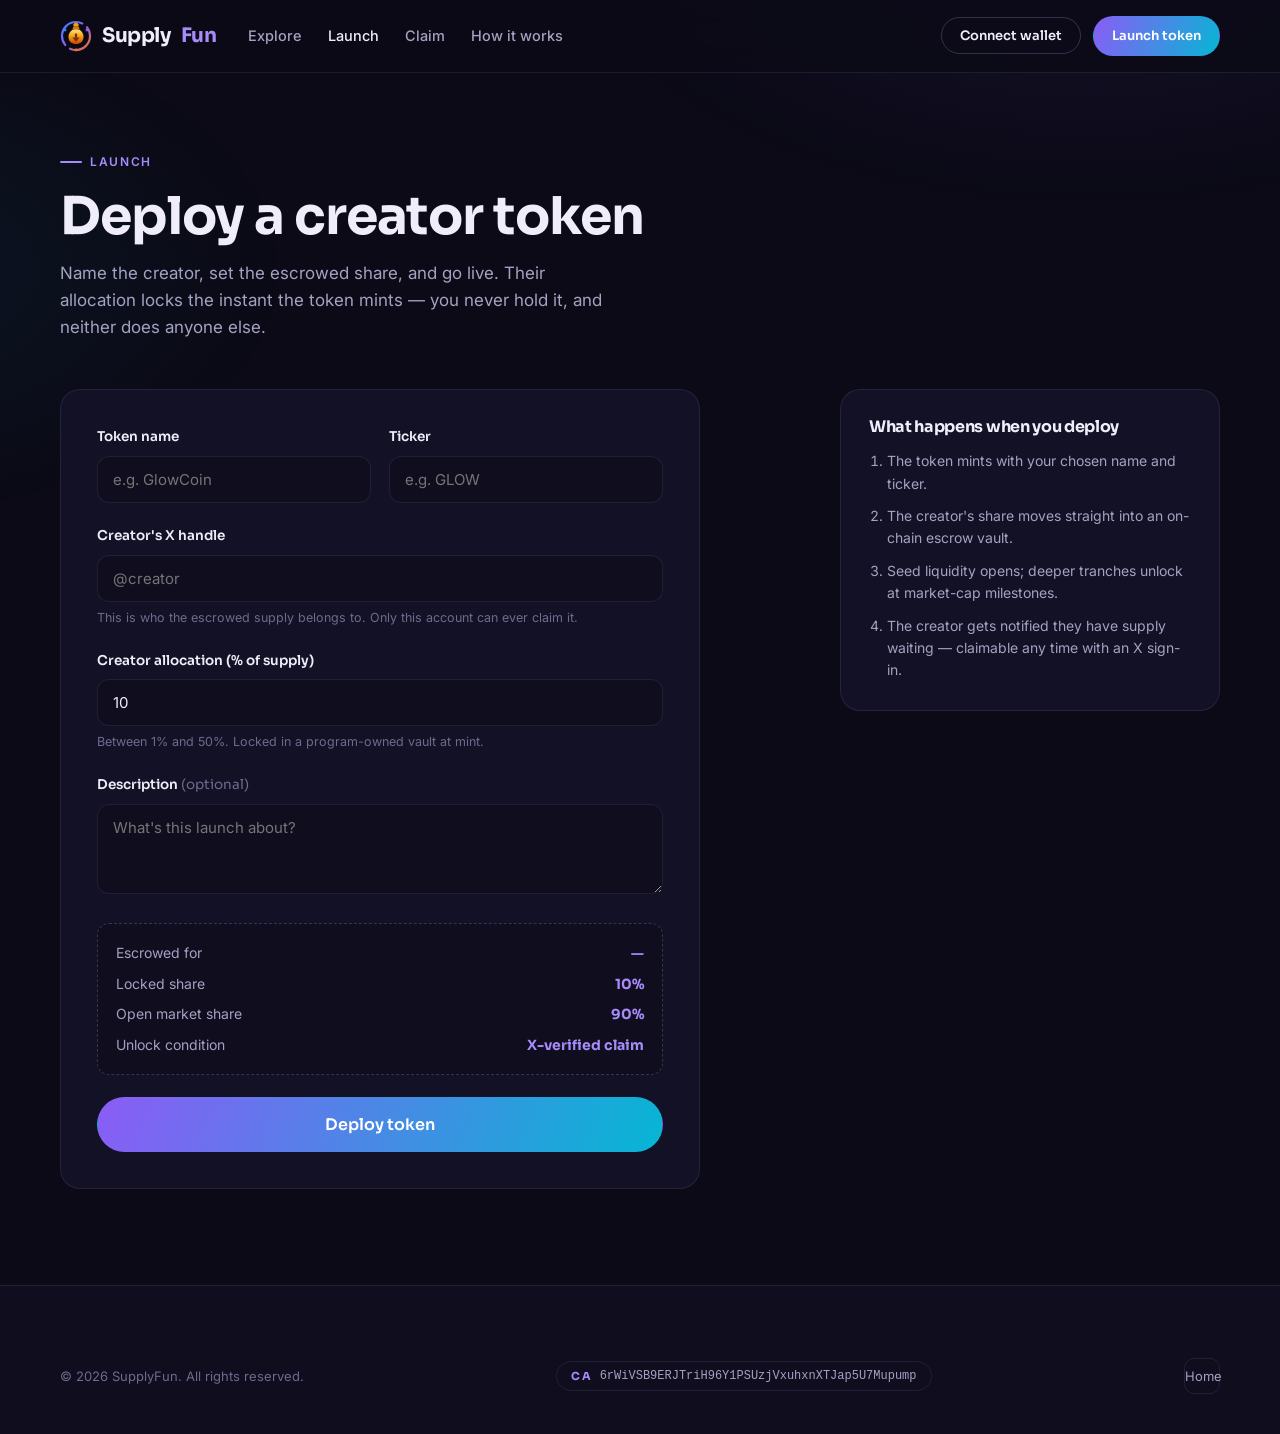
<file: launch.html>
<!DOCTYPE html>
<html lang="en">
<head>
  <meta charset="UTF-8" />
  <meta name="viewport" content="width=device-width, initial-scale=1.0" />
  <title>Launch a token — SupplyFun</title>
  <meta name="description" content="Deploy a creator token on SupplyFun. The creator's supply is locked in escrow until they verify and claim it." />
  <link rel="icon" href="assets/favicon.svg" type="image/svg+xml" />
  <link rel="preconnect" href="https://fonts.googleapis.com" />
  <link rel="preconnect" href="https://fonts.gstatic.com" crossorigin />
  <link href="https://fonts.googleapis.com/css2?family=Sora:wght@500;600;700&family=Inter:wght@400;500;600&display=swap" rel="stylesheet" />
  <link rel="stylesheet" href="css/style.css" />
</head>
<body>

  <header class="nav">
    <div class="wrap nav-inner">
      <a class="logo" href="index.html">
        <svg class="mark" viewBox="0 0 32 32" fill="none" aria-hidden="true">
          <defs>
            <linearGradient id="sfRing-la1" x1="2" y1="2" x2="30" y2="30" gradientUnits="userSpaceOnUse">
              <stop stop-color="#3b82f6"/><stop offset="0.5" stop-color="#8b5cf6"/><stop offset="1" stop-color="#f97316"/>
            </linearGradient>
            <linearGradient id="sfBag-la1" x1="16" y1="9" x2="16" y2="24" gradientUnits="userSpaceOnUse">
              <stop stop-color="#fde68a"/><stop offset="0.5" stop-color="#f59e0b"/><stop offset="1" stop-color="#c2410c"/>
            </linearGradient>
          </defs>
          <circle cx="16" cy="16" r="14" stroke="url(#sfRing-la1)" stroke-width="2.2" stroke-linecap="round" stroke-dasharray="38 6" stroke-dashoffset="10"/>
          <circle cx="5" cy="10" r="1.4" fill="#3b82f6"/>
          <circle cx="27" cy="10" r="1.4" fill="#8b5cf6"/>
          <circle cx="16" cy="30" r="1.4" fill="#f97316"/>
          <path d="M13.1 4.9c.6-1.4 1.6-2.1 2.9-2.1 1.3 0 2.3.7 2.9 2.1l-1.1 1.6h-3.6z" fill="#f59e0b"/><path d="M13.6 6.3h4.8l1.4 3.2h-7.6z" fill="#d97706"/>
          <path d="M16 9.2c-4.7 0-7.5 3.5-7.5 7.7 0 4.5 3.2 7.1 7.5 7.1s7.5-2.6 7.5-7.1c0-4.2-2.8-7.7-7.5-7.7z" fill="url(#sfBag-la1)"/>
          <rect x="14.9" y="13.6" width="2.2" height="4.4" rx="0.7" fill="#7c2d12"/>
          <path d="M12.4 17.6h7.2L16 21.8z" fill="#7c2d12"/>
        </svg>
        Supply<em>Fun</em>
      </a>
      <ul class="nav-links">
        <li><a href="explore.html">Explore</a></li>
        <li><a href="launch.html" class="active">Launch</a></li>
        <li><a href="claim.html">Claim</a></li>
        <li><a href="index.html#how-it-works">How it works</a></li>
      </ul>
      <div class="nav-actions">
        <button class="btn btn-ghost btn-sm" data-open-wallet>Connect wallet</button>
        <a class="btn btn-primary btn-sm" href="launch.html">Launch token</a>
        <button class="nav-burger" aria-label="Menu" aria-expanded="false">☰</button>
      </div>
    </div>
    <nav class="nav-mobile">
      <a href="explore.html">Explore</a>
      <a href="launch.html">Launch</a>
      <a href="claim.html">Claim</a>
      <a href="index.html#how-it-works">How it works</a>
      <a href="#" data-open-wallet>Connect wallet</a>
    </nav>
  </header>

  <main>
    <section class="page-hero">
      <div class="wrap">
        <span class="eyebrow">Launch</span>
        <h1>Deploy a creator token</h1>
        <p>Name the creator, set the escrowed share, and go live. Their allocation locks the instant the token mints — you never hold it, and neither does anyone else.</p>
      </div>
    </section>

    <section class="wrap layout-2col">
      <form class="form-panel" id="launch-form">
        <div class="form-grid">
          <div class="two">
            <div class="field">
              <label for="token-name">Token name</label>
              <input id="token-name" type="text" placeholder="e.g. GlowCoin" required />
            </div>
            <div class="field">
              <label for="token-ticker">Ticker</label>
              <input id="token-ticker" type="text" placeholder="e.g. GLOW" maxlength="8" required />
            </div>
          </div>
          <div class="field">
            <label for="creator-handle">Creator's X handle</label>
            <input id="creator-handle" type="text" placeholder="@creator" required />
            <p class="hint">This is who the escrowed supply belongs to. Only this account can ever claim it.</p>
          </div>
          <div class="field">
            <label for="creator-pct">Creator allocation (% of supply)</label>
            <input id="creator-pct" type="number" min="1" max="50" value="10" required />
            <p class="hint">Between 1% and 50%. Locked in a program-owned vault at mint.</p>
          </div>
          <div class="field">
            <label for="token-desc">Description <span style="color:var(--text-faint);font-weight:400">(optional)</span></label>
            <textarea id="token-desc" placeholder="What's this launch about?"></textarea>
          </div>
          <div class="escrow-preview" id="escrow-preview">
            <div class="row"><span>Escrowed for</span><b data-p-handle>—</b></div>
            <div class="row"><span>Locked share</span><b data-p-pct>10%</b></div>
            <div class="row"><span>Open market share</span><b data-p-open>90%</b></div>
            <div class="row"><span>Unlock condition</span><b>X-verified claim</b></div>
          </div>
          <button class="btn btn-primary btn-lg" type="submit">Deploy token</button>
        </div>
      </form>

      <aside class="side-card">
        <h4>What happens when you deploy</h4>
        <ol>
          <li>The token mints with your chosen name and ticker.</li>
          <li>The creator's share moves straight into an on-chain escrow vault.</li>
          <li>Seed liquidity opens; deeper tranches unlock at market-cap milestones.</li>
          <li>The creator gets notified they have supply waiting — claimable any time with an X sign-in.</li>
        </ol>
      </aside>
    </section>
  </main>

  <footer>
    <div class="wrap">
      <div class="footer-base" style="border-top:none;padding-top:0">
        <span>© 2026 SupplyFun. All rights reserved.</span>
        <button class="ca-chip" data-copy-ca="6rWiVSB9ERJTriH96Y1PSUzjVxuhxnXTJap5U7Mupump" title="Copy contract address">
          <b>CA</b><span>6rWiVSB9ERJTriH96Y1PSUzjVxuhxnXTJap5U7Mupump</span>
        </button>
        <div class="footer-social">
          <a href="index.html">Home</a>
        </div>
      </div>
    </div>
  </footer>

  <div class="modal-backdrop" id="wallet-modal" aria-hidden="true">
    <div class="modal" role="dialog" aria-label="Connect a wallet">
      <button class="modal-close" aria-label="Close">✕</button>
      <h3>Connect a wallet</h3>
      <p>Demo mode — connecting simulates a session, no real wallet is used.</p>
      <button class="wallet-option"><span class="w-icon" style="background:rgba(167,139,250,.15)">👻</span> Phantom <small>Popular</small></button>
      <button class="wallet-option"><span class="w-icon" style="background:rgba(125,211,252,.15)">🌊</span> Solflare</button>
      <button class="wallet-option"><span class="w-icon" style="background:rgba(251,191,36,.15)">🎒</span> Backpack</button>
    </div>
  </div>

  <script src="js/data.js"></script>
  <script src="js/main.js"></script>
</body>
</html>
</file>
<file: css/style.css>
/* ==========================================================================
   SupplyFun — theme & layout
   Dark "midnight violet" theme: deep indigo canvas, violet primary,
   cyan support, violet→cyan gradient CTAs.
   ========================================================================== */

:root {
  --bg: #0b0a16;
  --bg-soft: #0f0d1e;
  --panel: #131126;
  --panel-2: #191634;
  --line: rgba(196, 181, 253, 0.10);
  --line-strong: rgba(196, 181, 253, 0.22);
  --text: #efedfa;
  --text-dim: #a5a1c2;
  --text-faint: #6e6a8e;
  --accent: #a78bfa;
  --accent-deep: #7c3aed;
  --mint: #4ade80;
  --amber: #fbbf24;
  --rose: #fb7185;
  --sky: #7dd3fc;
  --ink: #120e26;
  --radius: 20px;
  --radius-sm: 12px;
  --shadow: 0 24px 60px -24px rgba(0, 0, 0, 0.7);
  --glow: 0 0 0 1px rgba(167, 139, 250, 0.25), 0 8px 40px -8px rgba(139, 92, 246, 0.35);
  --font-display: "Sora", "Segoe UI", system-ui, sans-serif;
  --font-body: "Inter", "Segoe UI", system-ui, sans-serif;
}

* { margin: 0; padding: 0; box-sizing: border-box; }

html { scroll-behavior: smooth; }

body {
  font-family: var(--font-body);
  background: var(--bg);
  color: var(--text);
  line-height: 1.6;
  -webkit-font-smoothing: antialiased;
  overflow-x: hidden;
}

body::before {
  content: "";
  position: fixed;
  inset: 0;
  background:
    radial-gradient(900px 500px at 85% -10%, rgba(139, 92, 246, 0.10), transparent 60%),
    radial-gradient(700px 420px at -10% 30%, rgba(34, 211, 238, 0.06), transparent 60%);
  pointer-events: none;
  z-index: 0;
}

main { position: relative; z-index: 1; }

img, svg { max-width: 100%; display: block; }

a { color: inherit; text-decoration: none; }

.wrap { width: min(1160px, calc(100% - 48px)); margin-inline: auto; }

h1, h2, h3, h4 { font-family: var(--font-display); font-weight: 700; line-height: 1.12; letter-spacing: -0.02em; }

.eyebrow {
  display: inline-flex;
  align-items: center;
  gap: 8px;
  font-size: 12px;
  font-weight: 600;
  letter-spacing: 0.14em;
  text-transform: uppercase;
  color: var(--accent);
  margin-bottom: 16px;
}
.eyebrow::before { content: ""; width: 22px; height: 2px; background: var(--accent); border-radius: 2px; }

.section { padding: 96px 0; }
.section-head { max-width: 640px; margin-bottom: 48px; }
.section-head h2 { font-size: clamp(28px, 4vw, 42px); margin-bottom: 14px; }
.section-head p { color: var(--text-dim); font-size: 17px; }

/* --------------------------------------------------------------------------
   Buttons
   -------------------------------------------------------------------------- */
.btn {
  display: inline-flex;
  align-items: center;
  justify-content: center;
  gap: 8px;
  font-family: var(--font-display);
  font-size: 15px;
  font-weight: 600;
  padding: 13px 26px;
  border-radius: 999px;
  border: 1px solid transparent;
  cursor: pointer;
  transition: transform 0.15s ease, box-shadow 0.15s ease, background 0.15s ease, border-color 0.15s ease;
  white-space: nowrap;
}
.btn:active { transform: translateY(1px) scale(0.99); }

.btn-primary { background: linear-gradient(115deg, #8b5cf6, #06b6d4); color: #fff; }
.btn-primary:hover { box-shadow: var(--glow); transform: translateY(-1px); }

.btn-ghost { background: transparent; color: var(--text); border-color: var(--line-strong); }
.btn-ghost:hover { border-color: var(--accent); color: var(--accent); }

.btn-dark { background: var(--panel-2); color: var(--text); border-color: var(--line); }
.btn-dark:hover { border-color: var(--line-strong); }

.btn-sm { padding: 9px 18px; font-size: 13px; }
.btn-lg { padding: 16px 34px; font-size: 16px; }

/* --------------------------------------------------------------------------
   Nav
   -------------------------------------------------------------------------- */
.nav {
  position: sticky;
  top: 0;
  z-index: 50;
  backdrop-filter: blur(14px);
  background: rgba(11, 10, 22, 0.82);
  border-bottom: 1px solid var(--line);
}
.nav-inner {
  display: flex;
  align-items: center;
  gap: 32px;
  height: 72px;
}
.logo {
  display: flex;
  align-items: center;
  gap: 10px;
  font-family: var(--font-display);
  font-size: 20px;
  font-weight: 700;
  letter-spacing: -0.02em;
}
.logo .mark { width: 32px; height: 32px; }
.logo em { font-style: normal; color: var(--accent); }

.nav-links { display: flex; gap: 26px; list-style: none; }
.nav-links a {
  font-size: 14.5px;
  font-weight: 500;
  color: var(--text-dim);
  transition: color 0.15s ease;
}
.nav-links a:hover, .nav-links a.active { color: var(--text); }

.nav-actions { margin-left: auto; display: flex; gap: 12px; align-items: center; }

.nav-burger {
  display: none;
  background: none;
  border: 1px solid var(--line-strong);
  border-radius: 10px;
  padding: 8px 10px;
  color: var(--text);
  cursor: pointer;
  font-size: 16px;
}

/* --------------------------------------------------------------------------
   Hero
   -------------------------------------------------------------------------- */
.hero { padding: 100px 0 80px; position: relative; }
.hero-grid {
  display: grid;
  grid-template-columns: 1.05fr 0.95fr;
  gap: 56px;
  align-items: center;
}
.hero-grid > * { min-width: 0; }
.hero h1 {
  font-size: clamp(38px, 5.6vw, 64px);
  margin-bottom: 22px;
}
.hero h1 .hl {
  color: var(--accent);
  position: relative;
}
.hero p.lede { color: var(--text-dim); font-size: 18px; max-width: 520px; margin-bottom: 34px; }
.hero-ctas { display: flex; gap: 14px; flex-wrap: wrap; margin-bottom: 36px; }

/* Contract address bar */
.ca-bar {
  display: inline-flex;
  align-items: center;
  gap: 12px;
  max-width: 100%;
  background: var(--panel);
  border: 1px solid var(--line-strong);
  border-radius: 999px;
  padding: 7px 7px 7px 18px;
  margin-bottom: 30px;
}
.ca-bar .ca-label {
  font-family: var(--font-display);
  font-size: 11px;
  font-weight: 700;
  letter-spacing: 0.12em;
  color: var(--accent);
  flex: none;
}
.ca-bar code {
  font-family: "SFMono-Regular", Consolas, "Liberation Mono", Menlo, monospace;
  font-size: 13px;
  color: var(--text-dim);
  overflow: hidden;
  text-overflow: ellipsis;
  white-space: nowrap;
  min-width: 0;
}
.ca-copy {
  flex: none;
  display: inline-flex;
  align-items: center;
  gap: 6px;
  font-family: var(--font-display);
  font-size: 12.5px;
  font-weight: 600;
  color: #fff;
  background: linear-gradient(115deg, #8b5cf6, #06b6d4);
  border: none;
  border-radius: 999px;
  padding: 8px 16px;
  cursor: pointer;
  transition: box-shadow 0.15s ease, transform 0.15s ease;
}
.ca-copy:hover { box-shadow: var(--glow); }
.ca-copy:active { transform: scale(0.97); }

.ca-chip {
  display: inline-flex;
  align-items: center;
  gap: 8px;
  max-width: 100%;
  font-family: "SFMono-Regular", Consolas, "Liberation Mono", Menlo, monospace;
  font-size: 12px;
  color: var(--text-dim);
  background: none;
  border: 1px solid var(--line);
  border-radius: 999px;
  padding: 7px 14px;
  cursor: pointer;
  transition: border-color 0.15s ease, color 0.15s ease;
}
.ca-chip:hover { border-color: var(--accent); color: var(--accent); }
.ca-chip span {
  overflow: hidden;
  text-overflow: ellipsis;
  white-space: nowrap;
  min-width: 0;
}
.ca-chip b { font-family: var(--font-display); font-size: 11px; letter-spacing: 0.1em; color: var(--accent); flex: none; }

.hero-trust { display: flex; align-items: center; gap: 12px; color: var(--text-faint); font-size: 13.5px; }
.hero-trust .avatars { display: flex; }
.hero-trust .avatars span {
  width: 28px; height: 28px; border-radius: 50%;
  border: 2px solid var(--bg);
  margin-left: -8px;
  display: grid; place-items: center;
  font-size: 11px; font-weight: 700; color: var(--ink);
  font-family: var(--font-display);
}
.hero-trust .avatars span:first-child { margin-left: 0; }

/* Floating illustration cluster */
.hero-art { position: relative; min-height: 420px; }
.art-card {
  position: absolute;
  background: linear-gradient(160deg, var(--panel-2), var(--panel));
  border: 1px solid var(--line-strong);
  border-radius: var(--radius);
  box-shadow: var(--shadow);
  padding: 20px;
  animation: floaty 7s ease-in-out infinite;
}
.art-card.a { top: 4%; left: 2%; width: 240px; animation-delay: 0s; }
.art-card.b { top: 34%; right: 0; width: 250px; animation-delay: -2.4s; }
.art-card.c { bottom: 0; left: 6%; width: 220px; animation-delay: -4.8s; }

@keyframes floaty {
  0%, 100% { transform: translateY(0); }
  50% { transform: translateY(-12px); }
}
@media (prefers-reduced-motion: reduce) {
  .art-card { animation: none; }
}

.art-card .art-icon {
  width: 52px; height: 52px;
  border-radius: 14px;
  display: grid; place-items: center;
  margin-bottom: 14px;
}
.art-card h4 { font-size: 15px; margin-bottom: 4px; }
.art-card p { font-size: 12.5px; color: var(--text-dim); line-height: 1.45; }
.art-card .art-meter {
  margin-top: 12px; height: 6px; border-radius: 3px;
  background: rgba(196, 181, 253, 0.12);
  overflow: hidden;
}
.art-card .art-meter i { display: block; height: 100%; border-radius: 3px; background: var(--accent); }

/* --------------------------------------------------------------------------
   Stats bar
   -------------------------------------------------------------------------- */
.stats {
  border-block: 1px solid var(--line);
  background: var(--bg-soft);
  padding: 34px 0;
}
.stats-grid {
  display: grid;
  grid-template-columns: repeat(4, 1fr);
  gap: 24px;
}
.stat { text-align: center; }
.stat b {
  display: block;
  font-family: var(--font-display);
  font-size: clamp(26px, 3vw, 36px);
  font-weight: 700;
  color: var(--accent);
  letter-spacing: -0.02em;
}
.stat span { font-size: 13px; color: var(--text-faint); text-transform: uppercase; letter-spacing: 0.1em; }

/* --------------------------------------------------------------------------
   Handle marquee (social proof)
   -------------------------------------------------------------------------- */
.marquee { overflow: hidden; padding: 26px 0; border-bottom: 1px solid var(--line); }
.marquee-track {
  display: flex; gap: 14px; width: max-content;
  animation: scrollx 36s linear infinite;
}
.marquee:hover .marquee-track { animation-play-state: paused; }
@keyframes scrollx { to { transform: translateX(-50%); } }
.chip {
  display: inline-flex; align-items: center; gap: 9px;
  padding: 9px 16px;
  border: 1px solid var(--line);
  border-radius: 999px;
  background: var(--panel);
  font-size: 13.5px; color: var(--text-dim);
  white-space: nowrap;
}
.chip .dot { width: 8px; height: 8px; border-radius: 50%; background: var(--mint); }
.chip.pending .dot { background: var(--amber); }
.chip b { color: var(--text); font-weight: 600; }

/* --------------------------------------------------------------------------
   How it works
   -------------------------------------------------------------------------- */
.steps { display: grid; grid-template-columns: repeat(3, 1fr); gap: 22px; }
.step {
  background: var(--panel);
  border: 1px solid var(--line);
  border-radius: var(--radius);
  padding: 32px 28px;
  position: relative;
  transition: border-color 0.2s ease, transform 0.2s ease;
}
.step:hover { border-color: var(--line-strong); transform: translateY(-3px); }
.step .num {
  font-family: var(--font-display);
  font-size: 14px; font-weight: 700;
  color: #fff;
  background: linear-gradient(115deg, #8b5cf6, #06b6d4);
  width: 44px; height: 44px;
  border-radius: 12px;
  display: grid; place-items: center;
  margin-bottom: 22px;
}
.step h3 { font-size: 20px; margin-bottom: 10px; }
.step p { color: var(--text-dim); font-size: 15px; }
.step .step-art { margin-top: 24px; height: 120px; border-radius: var(--radius-sm); overflow: hidden; background: var(--bg-soft); border: 1px solid var(--line); display: grid; place-items: center; }

/* --------------------------------------------------------------------------
   Feature deep dives
   -------------------------------------------------------------------------- */
.feature-row {
  display: grid;
  grid-template-columns: 1fr 1fr;
  gap: 64px;
  align-items: center;
  padding: 56px 0;
}
.feature-row + .feature-row { border-top: 1px solid var(--line); }
.feature-row.flip .feature-copy { order: 2; }
.feature-copy h3 { font-size: clamp(24px, 3vw, 32px); margin-bottom: 14px; }
.feature-copy p { color: var(--text-dim); font-size: 16px; margin-bottom: 20px; }
.feature-copy ul { list-style: none; display: grid; gap: 12px; }
.feature-copy li { display: flex; gap: 12px; align-items: flex-start; font-size: 15px; color: var(--text-dim); }
.feature-copy li::before {
  content: "✓";
  flex: none;
  width: 22px; height: 22px;
  border-radius: 7px;
  background: rgba(167, 139, 250, 0.14);
  color: var(--accent);
  font-size: 12px; font-weight: 700;
  display: grid; place-items: center;
  margin-top: 2px;
}
.feature-visual {
  background: linear-gradient(160deg, var(--panel-2), var(--panel));
  border: 1px solid var(--line);
  border-radius: var(--radius);
  padding: 36px;
  min-height: 300px;
  display: grid;
  place-items: center;
}

/* --------------------------------------------------------------------------
   Launch gallery
   -------------------------------------------------------------------------- */
.tabs { display: flex; gap: 10px; flex-wrap: wrap; margin-bottom: 32px; }
.tab {
  font-family: var(--font-display);
  font-size: 13.5px; font-weight: 600;
  padding: 9px 18px;
  border-radius: 999px;
  border: 1px solid var(--line);
  background: transparent;
  color: var(--text-dim);
  cursor: pointer;
  transition: all 0.15s ease;
}
.tab:hover { color: var(--text); border-color: var(--line-strong); }
.tab.active { background: var(--accent); border-color: var(--accent); color: var(--ink); }

.token-grid {
  display: grid;
  grid-template-columns: repeat(3, 1fr);
  gap: 20px;
}
.token-card {
  background: var(--panel);
  border: 1px solid var(--line);
  border-radius: var(--radius);
  padding: 22px;
  transition: border-color 0.2s ease, transform 0.2s ease, box-shadow 0.2s ease;
  cursor: pointer;
}
.token-card:hover {
  border-color: rgba(167, 139, 250, 0.4);
  transform: translateY(-4px);
  box-shadow: var(--shadow);
}
.token-top { display: flex; align-items: center; gap: 12px; margin-bottom: 16px; }
.token-avatar {
  width: 46px; height: 46px;
  border-radius: 14px;
  display: grid; place-items: center;
  font-family: var(--font-display);
  font-weight: 700; font-size: 16px;
  color: var(--ink);
  flex: none;
}
.token-id b { display: block; font-family: var(--font-display); font-size: 16px; }
.token-id span { font-size: 13px; color: var(--text-faint); }
.badge {
  margin-left: auto;
  font-size: 11px; font-weight: 600;
  letter-spacing: 0.06em; text-transform: uppercase;
  padding: 5px 10px;
  border-radius: 999px;
}
.badge.claimed { background: rgba(74, 222, 128, 0.14); color: var(--mint); }
.badge.unclaimed { background: rgba(251, 191, 36, 0.14); color: var(--amber); }
.badge.boosted { background: rgba(125, 211, 252, 0.14); color: var(--sky); }
.badge.airdrop { background: rgba(251, 113, 133, 0.14); color: var(--rose); }

.token-metrics {
  display: grid;
  grid-template-columns: 1fr 1fr;
  gap: 10px 16px;
  padding: 14px 0;
  border-block: 1px solid var(--line);
  margin-bottom: 14px;
}
.token-metrics div { font-size: 13px; color: var(--text-faint); }
.token-metrics b { display: block; font-size: 15px; color: var(--text); font-weight: 600; font-family: var(--font-display); }
.token-metrics .up b { color: var(--mint); }
.token-metrics .down b { color: var(--rose); }

.milestone { font-size: 12px; color: var(--text-faint); }
.milestone .bar {
  height: 7px; border-radius: 4px;
  background: rgba(196, 181, 253, 0.1);
  overflow: hidden;
  margin-top: 7px;
}
.milestone .bar i {
  display: block; height: 100%;
  background: linear-gradient(90deg, var(--accent-deep), var(--accent));
  border-radius: 4px;
  transition: width 0.8s cubic-bezier(0.22, 1, 0.36, 1);
}
.milestone .row { display: flex; justify-content: space-between; }
.milestone .row b { color: var(--accent); font-weight: 600; }

.gallery-more { margin-top: 36px; text-align: center; }
.empty-note {
  grid-column: 1 / -1;
  text-align: center;
  color: var(--text-faint);
  padding: 60px 0;
  font-size: 15px;
}

/* --------------------------------------------------------------------------
   Milestone liquidity section
   -------------------------------------------------------------------------- */
.mile-panel {
  background: linear-gradient(160deg, var(--panel-2), var(--panel));
  border: 1px solid var(--line);
  border-radius: calc(var(--radius) + 6px);
  padding: 48px;
}
.mile-track { position: relative; margin: 44px 0 12px; }
.mile-line {
  height: 8px; border-radius: 4px;
  background: rgba(196, 181, 253, 0.1);
  overflow: hidden;
}
.mile-line i {
  display: block; height: 100%; width: 0;
  background: linear-gradient(90deg, var(--accent-deep), var(--accent));
  border-radius: 4px;
  transition: width 1.4s cubic-bezier(0.22, 1, 0.36, 1);
}
.mile-nodes { display: flex; justify-content: space-between; margin-top: 18px; }
.mile-node { text-align: center; flex: 1; position: relative; }
.mile-node::before {
  content: "";
  position: absolute;
  top: -31px; left: 50%;
  transform: translateX(-50%);
  width: 18px; height: 18px;
  border-radius: 50%;
  background: var(--panel);
  border: 3px solid var(--line-strong);
  transition: all 0.4s ease;
}
.mile-node.hit::before { background: var(--accent); border-color: var(--accent); box-shadow: 0 0 16px rgba(167, 139, 250, 0.5); }
.mile-node b { display: block; font-family: var(--font-display); font-size: 15px; }
.mile-node span { font-size: 12px; color: var(--text-faint); }

/* --------------------------------------------------------------------------
   Big CTA
   -------------------------------------------------------------------------- */
.cta-panel {
  text-align: center;
  background:
    radial-gradient(600px 300px at 50% 0%, rgba(167, 139, 250, 0.14), transparent 70%),
    linear-gradient(160deg, var(--panel-2), var(--panel));
  border: 1px solid var(--line-strong);
  border-radius: calc(var(--radius) + 8px);
  padding: 80px 32px;
}
.cta-panel h2 { font-size: clamp(30px, 4.4vw, 48px); margin-bottom: 16px; }
.cta-panel p { color: var(--text-dim); font-size: 17px; max-width: 520px; margin: 0 auto 34px; }
.cta-panel .hero-ctas { justify-content: center; margin-bottom: 0; }

/* --------------------------------------------------------------------------
   Footer
   -------------------------------------------------------------------------- */
footer { border-top: 1px solid var(--line); padding: 72px 0 40px; background: var(--bg-soft); position: relative; z-index: 1; }
.footer-grid {
  display: grid;
  grid-template-columns: 1.4fr repeat(3, 1fr);
  gap: 40px;
  margin-bottom: 56px;
}
.footer-brand p { color: var(--text-faint); font-size: 14px; margin-top: 14px; max-width: 280px; }
.footer-col h5 {
  font-family: var(--font-display);
  font-size: 13px; font-weight: 600;
  text-transform: uppercase; letter-spacing: 0.12em;
  color: var(--text-faint);
  margin-bottom: 18px;
}
.footer-col ul { list-style: none; display: grid; gap: 12px; }
.footer-col a { font-size: 14.5px; color: var(--text-dim); transition: color 0.15s ease; }
.footer-col a:hover { color: var(--accent); }
.footer-base {
  border-top: 1px solid var(--line);
  padding-top: 28px;
  display: flex;
  justify-content: space-between;
  align-items: center;
  gap: 20px;
  flex-wrap: wrap;
  font-size: 13px;
  color: var(--text-faint);
}
.footer-social { display: flex; gap: 14px; }
.footer-social a {
  width: 36px; height: 36px;
  border: 1px solid var(--line);
  border-radius: 10px;
  display: grid; place-items: center;
  color: var(--text-dim);
  transition: all 0.15s ease;
}
.footer-social a:hover { border-color: var(--accent); color: var(--accent); }
.disclaimer { font-size: 12px; color: var(--text-faint); max-width: 760px; margin-top: 20px; line-height: 1.6; }

/* --------------------------------------------------------------------------
   Wallet modal
   -------------------------------------------------------------------------- */
.modal-backdrop {
  position: fixed; inset: 0;
  background: rgba(8, 6, 18, 0.7);
  backdrop-filter: blur(6px);
  display: grid; place-items: center;
  z-index: 100;
  opacity: 0;
  pointer-events: none;
  transition: opacity 0.2s ease;
}
.modal-backdrop.open { opacity: 1; pointer-events: auto; }
.modal {
  width: min(420px, calc(100% - 40px));
  background: var(--panel-2);
  border: 1px solid var(--line-strong);
  border-radius: var(--radius);
  padding: 28px;
  transform: translateY(12px);
  transition: transform 0.2s ease;
}
.modal-backdrop.open .modal { transform: none; }
.modal h3 { font-size: 20px; margin-bottom: 6px; }
.modal > p { font-size: 14px; color: var(--text-dim); margin-bottom: 22px; }
.wallet-option {
  display: flex; align-items: center; gap: 14px;
  width: 100%;
  padding: 14px 16px;
  background: var(--panel);
  border: 1px solid var(--line);
  border-radius: var(--radius-sm);
  color: var(--text);
  font-family: var(--font-display);
  font-size: 15px; font-weight: 600;
  cursor: pointer;
  transition: border-color 0.15s ease;
  margin-bottom: 10px;
}
.wallet-option:hover { border-color: var(--accent); }
.wallet-option .w-icon {
  width: 36px; height: 36px; border-radius: 10px;
  display: grid; place-items: center;
  font-size: 16px;
}
.wallet-option small { margin-left: auto; font-size: 12px; color: var(--text-faint); font-weight: 400; }
.modal-close {
  position: absolute; top: 18px; right: 18px;
  background: none; border: none;
  color: var(--text-faint); font-size: 20px; cursor: pointer;
}
.modal { position: relative; }

/* --------------------------------------------------------------------------
   Forms (launch / claim pages)
   -------------------------------------------------------------------------- */
.page-hero { padding: 72px 0 48px; }
.page-hero h1 { font-size: clamp(32px, 4.6vw, 52px); margin-bottom: 14px; }
.page-hero p { color: var(--text-dim); font-size: 17px; max-width: 560px; }

.form-panel {
  background: var(--panel);
  border: 1px solid var(--line);
  border-radius: var(--radius);
  padding: 36px;
  max-width: 640px;
}
.form-grid { display: grid; gap: 22px; }
.form-grid .two { display: grid; grid-template-columns: 1fr 1fr; gap: 18px; }
.field label {
  display: block;
  font-family: var(--font-display);
  font-size: 13.5px; font-weight: 600;
  margin-bottom: 8px;
}
.field .hint { font-size: 12.5px; color: var(--text-faint); margin-top: 6px; }
.field input, .field textarea, .field select {
  width: 100%;
  background: var(--bg-soft);
  border: 1px solid var(--line);
  border-radius: var(--radius-sm);
  padding: 13px 15px;
  color: var(--text);
  font-family: var(--font-body);
  font-size: 15px;
  transition: border-color 0.15s ease;
}
.field input:focus, .field textarea:focus, .field select:focus {
  outline: none;
  border-color: var(--accent);
}
.field textarea { resize: vertical; min-height: 90px; }

.escrow-preview {
  background: var(--bg-soft);
  border: 1px dashed var(--line-strong);
  border-radius: var(--radius-sm);
  padding: 18px;
  display: grid;
  gap: 8px;
  font-size: 14px;
  color: var(--text-dim);
}
.escrow-preview .row { display: flex; justify-content: space-between; }
.escrow-preview b { color: var(--accent); font-family: var(--font-display); }

.layout-2col { display: grid; grid-template-columns: 1fr 380px; gap: 40px; align-items: start; padding-bottom: 96px; }
.side-card {
  background: var(--panel);
  border: 1px solid var(--line);
  border-radius: var(--radius);
  padding: 28px;
  position: sticky;
  top: 96px;
}
.side-card h4 { font-size: 16px; margin-bottom: 14px; }
.side-card ol { padding-left: 18px; display: grid; gap: 10px; color: var(--text-dim); font-size: 14px; }

/* Claim page verify flow */
.verify-steps { display: grid; gap: 14px; max-width: 640px; }
.verify-step {
  display: flex; gap: 16px; align-items: center;
  background: var(--panel);
  border: 1px solid var(--line);
  border-radius: var(--radius-sm);
  padding: 20px;
}
.verify-step .v-num {
  flex: none;
  width: 38px; height: 38px;
  border-radius: 50%;
  border: 1px solid var(--line-strong);
  display: grid; place-items: center;
  font-family: var(--font-display); font-weight: 700; font-size: 14px;
  color: var(--text-dim);
}
.verify-step.done .v-num { background: var(--accent); border-color: var(--accent); color: var(--ink); }
.verify-step b { display: block; font-family: var(--font-display); font-size: 15px; }
.verify-step span { font-size: 13.5px; color: var(--text-dim); }
.verify-step .btn { margin-left: auto; }

/* Toast */
.toast {
  position: fixed;
  bottom: 28px; left: 50%;
  transform: translate(-50%, 80px);
  background: var(--panel-2);
  border: 1px solid var(--accent);
  color: var(--text);
  font-size: 14px;
  padding: 13px 22px;
  border-radius: 999px;
  z-index: 120;
  transition: transform 0.3s cubic-bezier(0.22, 1, 0.36, 1);
  box-shadow: var(--shadow);
}
.toast.show { transform: translate(-50%, 0); }

/* Reveal on scroll */
.reveal { opacity: 0; transform: translateY(22px); transition: opacity 0.6s ease, transform 0.6s ease; }
.reveal.in { opacity: 1; transform: none; }

/* --------------------------------------------------------------------------
   Responsive
   -------------------------------------------------------------------------- */
@media (max-width: 980px) {
  .hero-grid { grid-template-columns: 1fr; }
  .hero-art { min-height: 380px; margin-top: 12px; }
  .steps { grid-template-columns: 1fr; }
  .feature-row { grid-template-columns: 1fr; gap: 32px; padding: 40px 0; }
  .feature-row.flip .feature-copy { order: 0; }
  .token-grid { grid-template-columns: 1fr 1fr; }
  .stats-grid { grid-template-columns: 1fr 1fr; gap: 32px 16px; }
  .footer-grid { grid-template-columns: 1fr 1fr; }
  .layout-2col { grid-template-columns: 1fr; }
  .side-card { position: static; }
  .nav-links, .nav-actions .btn-ghost { display: none; }
  .nav-burger { display: block; margin-left: auto; }
  .nav-actions { margin-left: 0; }
  .nav-inner { justify-content: space-between; }
  .nav-mobile {
    display: none;
    flex-direction: column;
    gap: 4px;
    padding: 12px 24px 20px;
    border-top: 1px solid var(--line);
  }
  .nav-mobile.open { display: flex; }
  .nav-mobile a { padding: 10px 0; font-size: 15px; color: var(--text-dim); }
}

@media (min-width: 981px) { .nav-mobile { display: none !important; } }

@media (max-width: 620px) {
  .token-grid { grid-template-columns: 1fr; }
  .section { padding: 64px 0; }
  .hero { padding: 64px 0 48px; }
  .art-card.a { left: 0; width: 210px; }
  .art-card.b { width: 220px; }
  .art-card.c { left: 6%; width: 200px; }
  .mile-panel { padding: 28px 20px; }
  .mile-node span { display: none; }
  .form-panel { padding: 24px 18px; }
  .form-grid .two { grid-template-columns: 1fr; }
}
</file>
